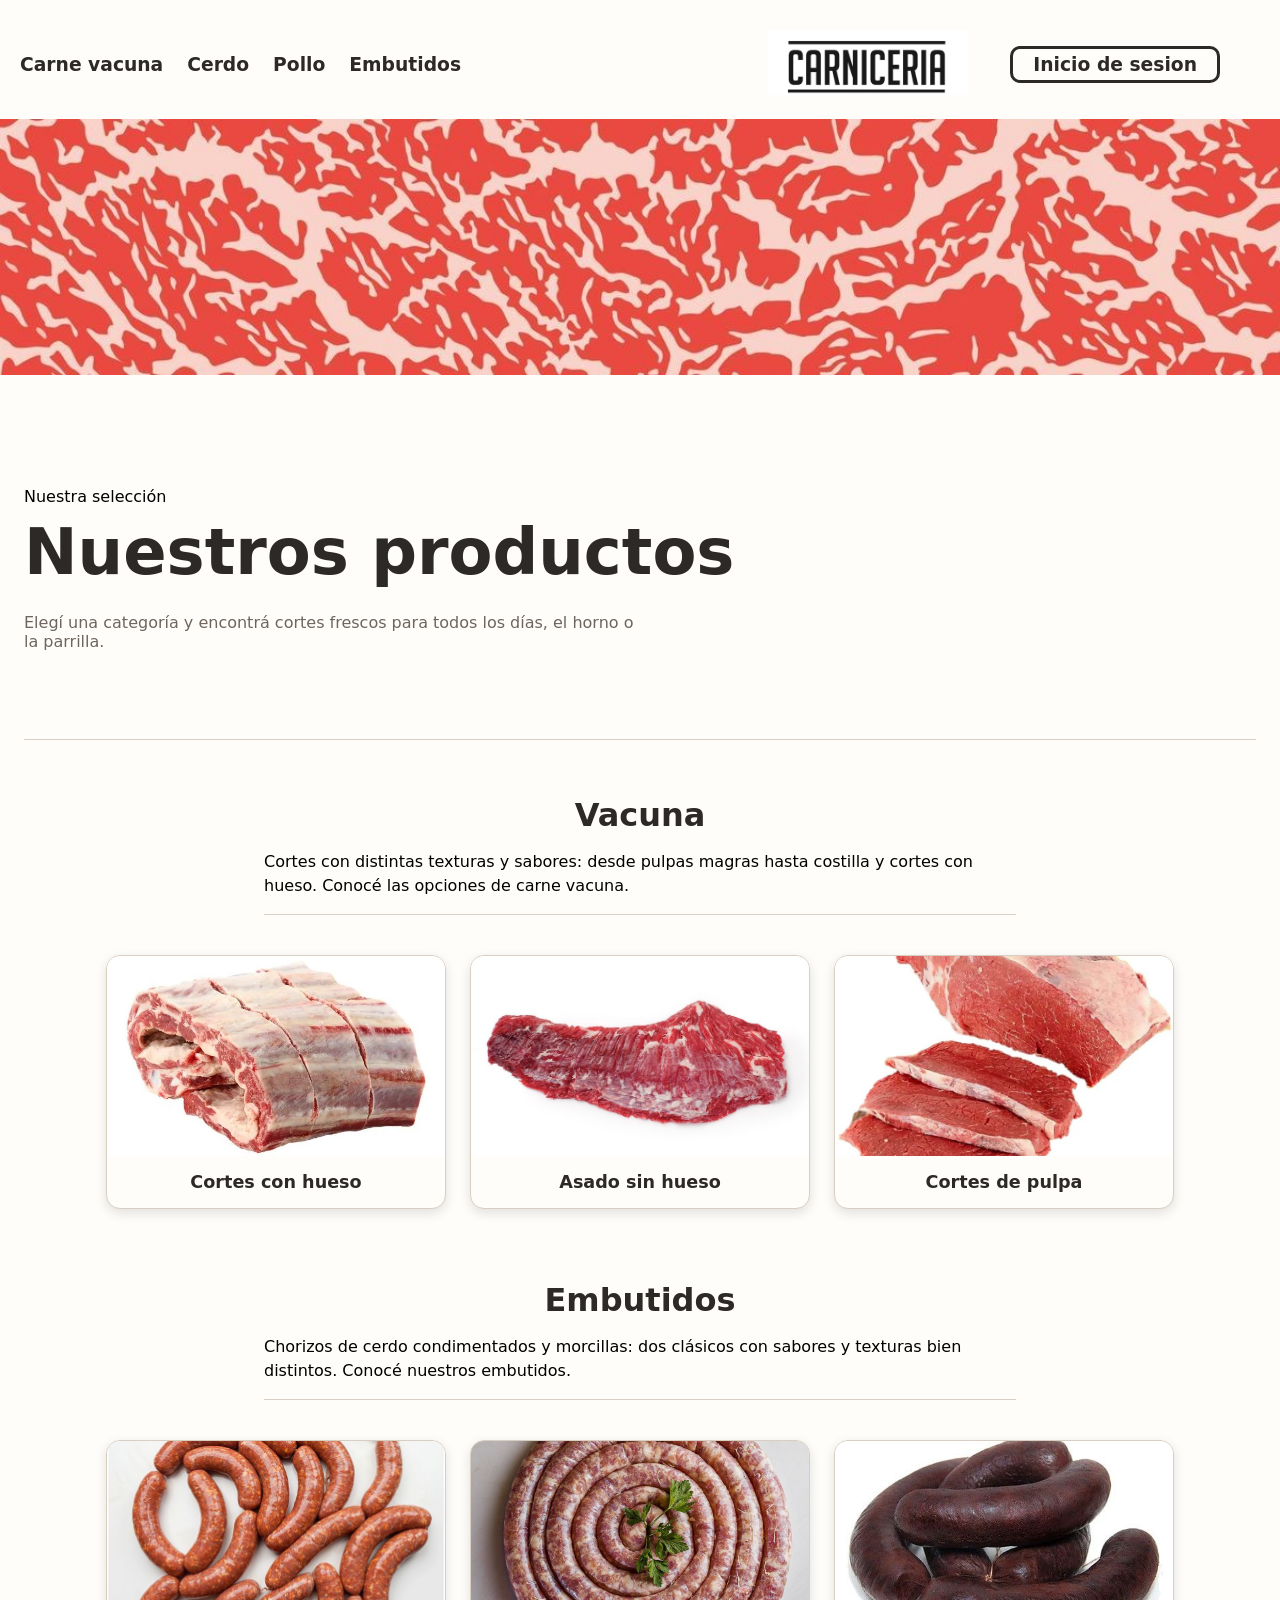
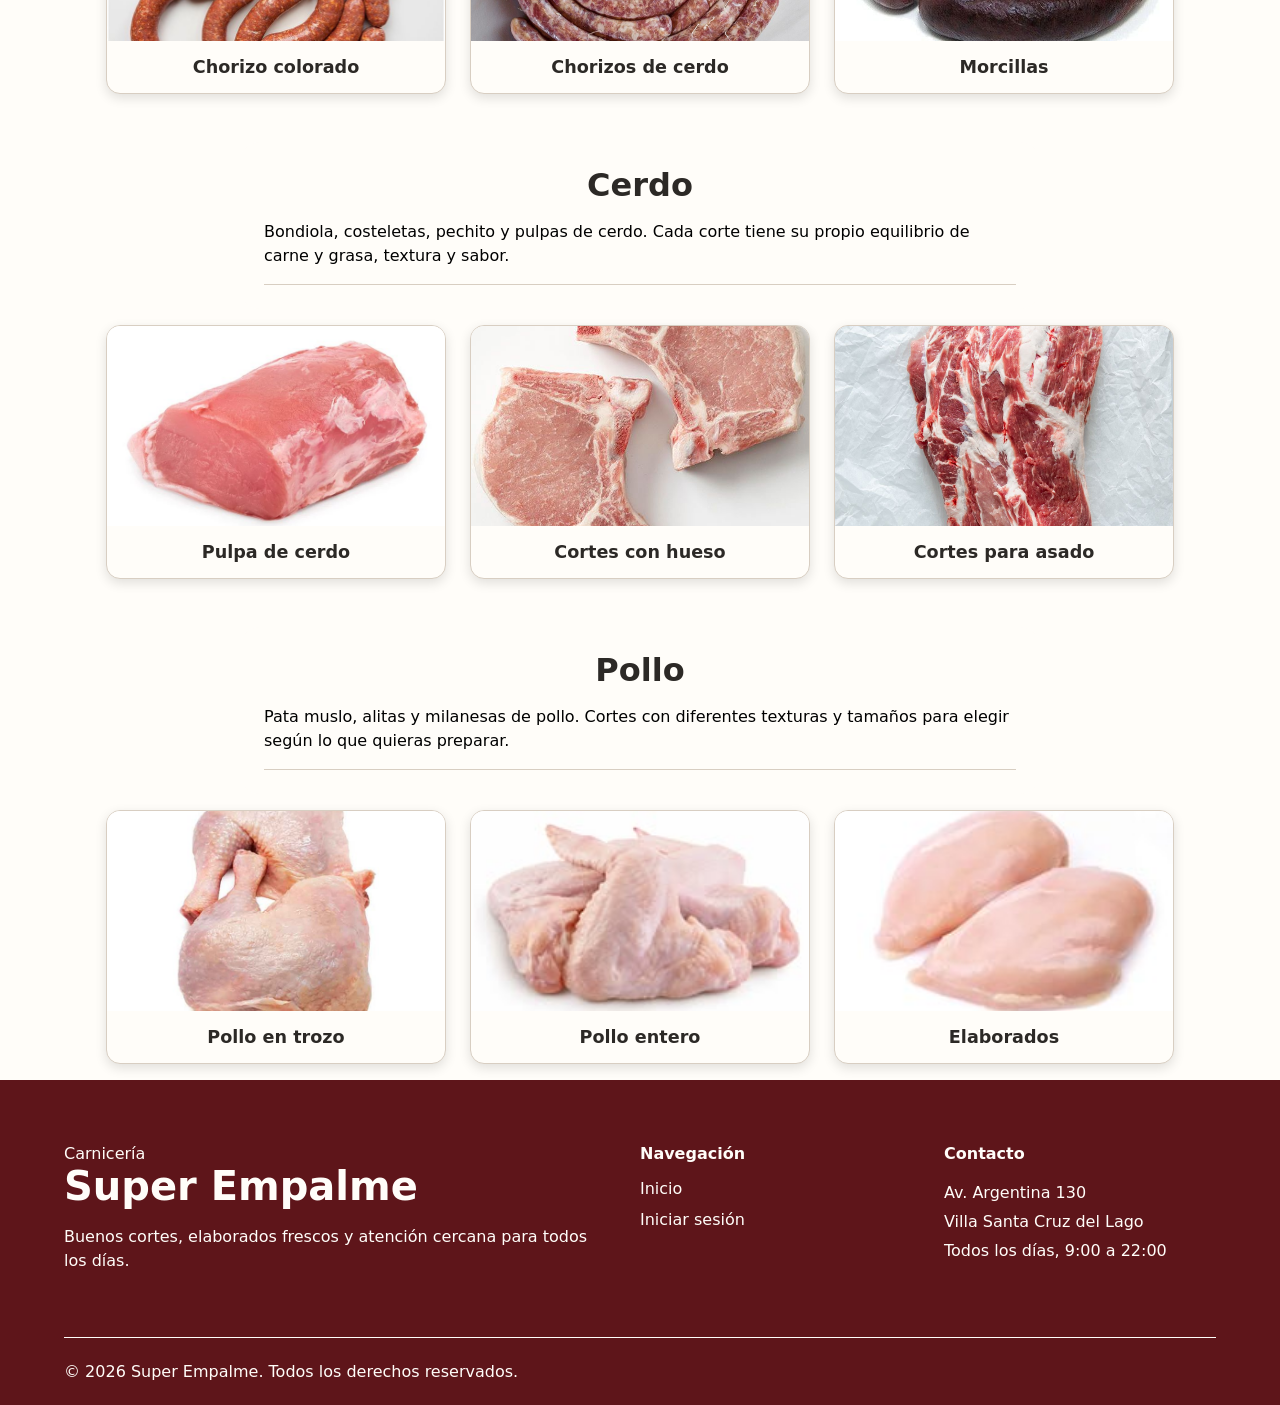
<file: index.html>
<!DOCTYPE html>
<html lang="es">
<head>
    <meta charset="UTF-8">
    <meta name="viewport" content="width=device-width, initial-scale=1.0">
    <link rel="stylesheet" href="./css/style.css">
    <title>Tienda Carniceria </title>
</head>
<body>
    <div class="grid-container">
        <header class="header_contenedor">
            <nav class="nadvar">   
                <div class="cate-nav">
                    <a class="cate-nav--a" href="./page/cat-vaca.html"><h3>Carne vacuna</h3></a>
                    <a class="cate-nav--a" href="./page/cat-cerdo.html"><h3>Cerdo</h3></a>
                    <a class="cate-nav--a" href="./page/cat-pollo.html"><h3>Pollo</h3></a>
                    <a class="cate-nav--a" href="./page/cat-elaborados.html"><h3>Embutidos</h3></a>
                </div>
                <div>
                    <a href="./index.html" class="header_a">
                        <img  class="header_logo" src="./assets/logoprueba.jpg" alt="logo de la carniceria" width="200">
                    </a>
                </div>
            <div class="style-vinculo">
            <a  class="style-vinculo--log" href="./log/log2.html"><h3>Inicio de sesion</h3></a>
            </div>
            </nav>
        </header>
    <main class="main">
    <img  class="imagen-principal" src="./assets/fondo1.jpg" alt="logo general de carne" >
        <section class="titulopr" >
            <div class="seccion">
                <p>Nuestra selección</p>
                <h2 >Nuestros productos</h2>
                <p class="p">
                Elegí una categoría y encontrá cortes frescos para todos los días,
                el horno o la parrilla.
                </p>
            </div>
        </section>

    <div class="vacuno">
        <div class="textos">
            <a class="vinculos-style" href="./page/cat-vaca.html"><h2>Vacuna</h2></a>
            <p>Cortes con distintas texturas y sabores: desde pulpas magras hasta costilla y cortes con hueso. Conocé las opciones de carne vacuna.
            </p>
        </div>

        <div class="cards">
            <div class="card-estruc"> 
                <a class="vinculos-style" href="./page/cat-vaca.html">
                    <img src="./assets/costilla.jpg" alt="costilla vacuna">
                    <h3>Cortes con hueso </h3>
                </a>
            </div>
            <div class="card-estruc"> 
                <a class="vinculos-style" href="./page/cat-vaca.html">
                    <img src="./assets/Entraña.jpg" alt="entraña vacuna">
                    <h3>Asado sin hueso </h3>
                </a>
            </div>
            <div class="card-estruc"> 
                <a class="vinculos-style" href="./page/cat-vaca.html">
                    <img src="./assets/imgvaca1.jpg" alt="Pulpa vacuna">
                    <h3>Cortes de pulpa</h3>
                </a>
            </div>
        </div>
        
    </div>
    <div class="embutidos">
        <div class="textos">
            <a class="vinculos-style" href="./page/cat-elaborados.html"><h2>Embutidos</h2></a>
            <p>Chorizos de cerdo condimentados y morcillas: dos clásicos con sabores y texturas bien distintos. Conocé nuestros embutidos.
            </p>
        </div>
        <div class="cards">
            <div class="card-estruc"> 
                <a class="vinculos-style" href="./page/cat-elaborados.html">
                    <img src="./assets/chorizos2.jpg" alt="Chorizos">
                    <h3>Chorizo colorado </h3>
                </a>
            </div>
            <div class="card-estruc"> 
                <a class="vinculos-style" href="./page/cat-elaborados.html">
                    <img src="./assets/chorizos.jpg" alt="entraña vacuna">
                    <h3>Chorizos de cerdo </h3>
                </a>
            </div>
            <div class="card-estruc"> 
                <a class="vinculos-style" href="./page/cat-elaborados.html">
                    <img src="./assets/Morcilla7.jpg" alt="Pulpa vacuna">
                    <h3>Morcillas</h3>
                </a>
            </div>
        </div>

    </div>
    <div class="cerdo">
        <div class="textos">
            <a class="vinculos-style" href="./page/cat-cerdo.html"><h2>Cerdo</h2></a>
            <p>Bondiola, costeletas, pechito y pulpas de cerdo. Cada corte tiene su propio equilibrio de carne y grasa, textura y sabor.
            </p>
        </div>
        <div class="cards">
            <div class="card-estruc"> 
                <a class="vinculos-style" href="./page/cat-cerdo.html">
                    <img src="./assets/cortecerdo1.jpg" alt="Cortes de cerdo">
                    <h3>Pulpa de cerdo </h3>
                </a>
            </div>
            <div class="card-estruc"> 
                <a class="vinculos-style" href="./page/cat-cerdo.html">
                    <img src="./assets/cortecerdo2.jpg" alt="Cortes de cerdo">
                    <h3>Cortes con hueso </h3>
                </a>
            </div>
            <div class="card-estruc"> 
                <a class="vinculos-style" href="./page/cat-cerdo.html">
                    <img src="./assets/cortecerdo3.jpg" alt="Cortes de cerdo">
                    <h3>Cortes para asado</h3>
                </a>
            </div>
        </div>
    </div>
    <div class="pollo">
        <div class="textos">
            <a class="vinculos-style" href="./page/cat-pollo.html"><h2>Pollo</h2></a>
            <p>Pata muslo, alitas y milanesas de pollo. Cortes con diferentes texturas y tamaños para elegir según lo que quieras preparar.
            </p>
        </div>
        <div class="cards">
            <div class="card-estruc"> 
                <a class="vinculos-style" href="./page/cat-pollo.html">
                    <img src="./assets/pollo1.jpg" alt="carne de pollo">
                    <h3>Pollo en trozo </h3>
                </a>
            </div>
            <div class="card-estruc"> 
                <a class="vinculos-style" href="./page/cat-pollo.html">
                    <img src="./assets/pollo2.jpg" alt="carne de pollo">
                    <h3>Pollo entero</h3>
                </a>
            </div>
            <div class="card-estruc"> 
                <a class="vinculos-style" href="./page/cat-pollo.html">
                    <img src="./assets/pollo3.jpg" alt="carne de pollo">
                    <h3>Elaborados</h3>
                </a>
            </div>
        </div>
        
    </div>
    </main>
    <footer class="footer" >
            <div class="footer__container">
                <div class="footer__brand">
                    <p >Carnicería</p>
                    <h2>Super Empalme</h2>
                    <p class="footer__description">
                        Buenos cortes, elaborados frescos y atención cercana para todos los días.
                    </p>
                </div>

                <div class="footer__column">
                    <h2>Navegación</h2>
                    <ul>
                        <li><a href="./index.html">Inicio</a></li>
                        <li><a href="./log/log2.html">Iniciar sesión</a></li>
                    </ul>
                </div>

                <div class="footer__column">
                    <h2>Contacto</h2>
                    <address>
                        Av. Argentina 130<br>
                        Villa Santa Cruz del Lago<br>
                        Todos los días, 9:00 a 22:00
                    </address>
                </div>
            </div>

            <div class="footer__bottom">
                <p>© 2026 Super Empalme. Todos los derechos reservados.</p>
            </div>
        </footer>
    </div>
</body>
</html>
</file>
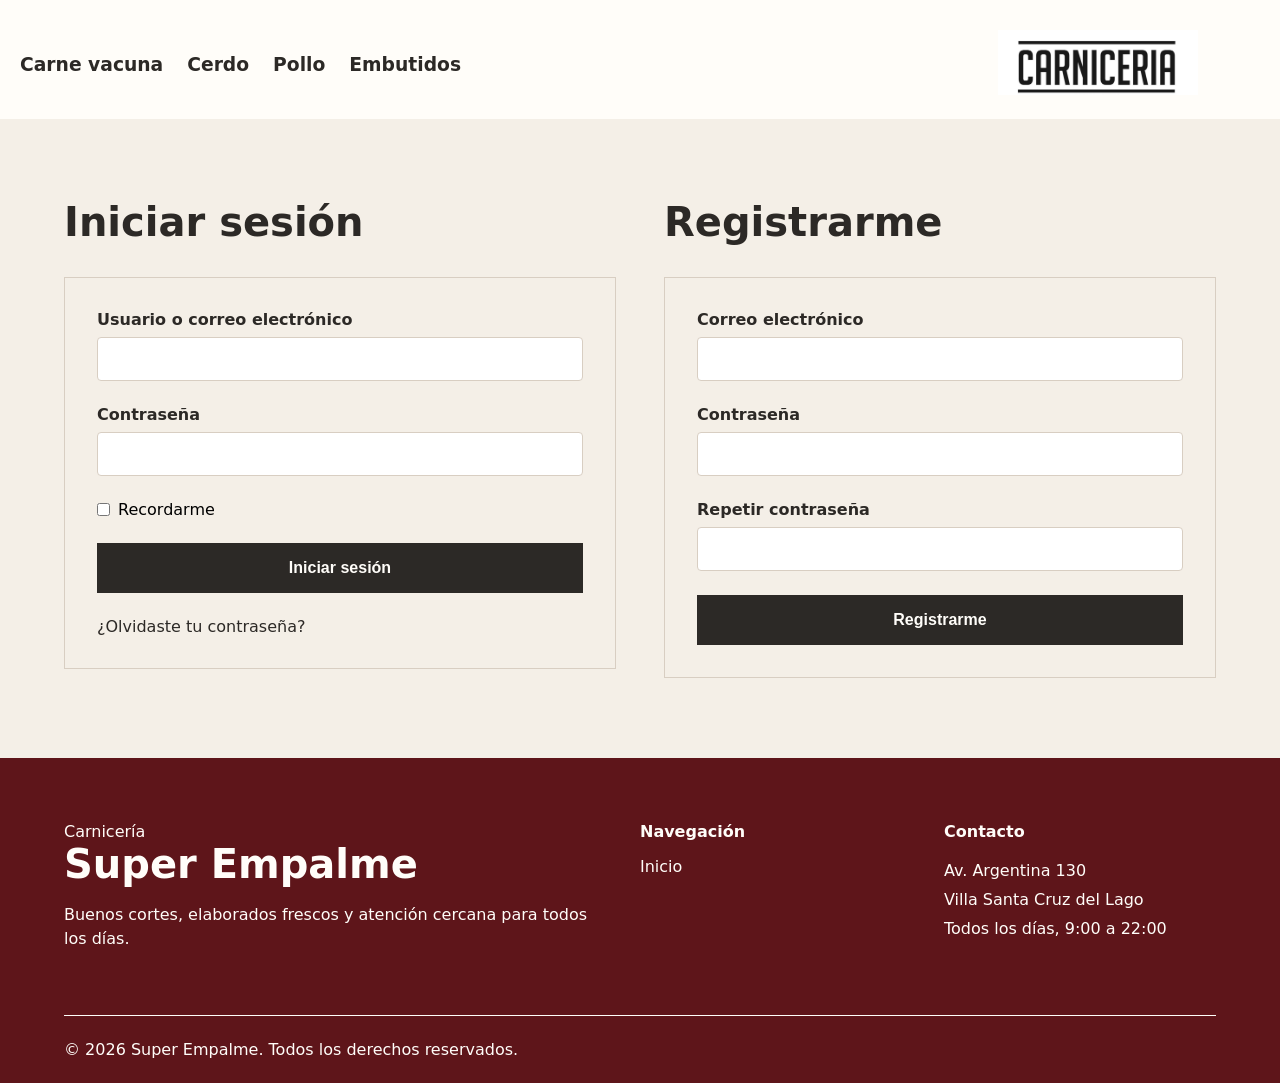
<file: log/log2.html>
<!DOCTYPE html>
<html lang="en">
<head>
    <meta charset="UTF-8">
    <meta name="viewport" content="width=device-width, initial-scale=1.0">
    <link rel="stylesheet" href="../css/style.css">
    <title>Iniciar sesion - Registrarme</title>
</head>
<body>
    <div class="grid-container">
    <header class="header_contenedor">
            <nav class="nadvar">   
                <div class="cate-nav">
                    <a class="cate-nav--a" href="../page/cat-vaca.html"><h3>Carne vacuna</h3></a>
                    <a class="cate-nav--a" href="../page/cat-cerdo.html"><h3>Cerdo</h3></a>
                    <a class="cate-nav--a" href="../page/cat-pollo.html"><h3>Pollo</h3></a>
                    <a class="cate-nav--a" href="../page/cat-elaborados.html"><h3>Embutidos</h3></a>
                </div>
                <div>
                    <a href="../index.html" class="header_a">
                        <img  class="header_logo" src="../assets/logoprueba.jpg" alt="logo de la carniceria" width="200">
                    </a>
                </div>
            <div class="style-vinculo">
                        </div>
            </nav>
    </header>
    <main class="cuenta">
        <section >
        <h1>Iniciar sesión</h1>

        <form class="formulario">
            <div class="campos">
                <label for="usuario">Usuario o correo electrónico</label>
                <input type="text" id="usuario" name="usuario">
            </div>

            <div class="campos">
                <label for="clave-login">Contraseña</label>
                <input type="password" id="clave-login" name="clave-login">
            </div>

            <label class="recordarme">
                <input type="checkbox" name="recordarme">
                Recordarme
            </label>

            <button class="boton" type="button">
                Iniciar sesión
            </button>

            <p class="labelayuda">¿Olvidaste tu contraseña?</p>
        </form>
    </section>

    <section >
        <h2>Registrarme</h2>

        <form class="formulario">
            <div class="campos">
                <label for="correo-registro">Correo electrónico</label>
                <input type="email" id="correo-registro" name="correo-registro">
            </div>

            <div class="campos">
                <label for="clave-registro">Contraseña</label>
                <input type="password" id="clave-registro" name="clave-registro">
            </div>

            <div class="campos">
                <label for="clave-registro">Repetir contraseña</label>
                <input type="password" id="clave-registro2" name="clave-registro">
            </div>

            <button class="boton" type="button">
                Registrarme
            </button>
        </form>
    </section>

    </main>
    <footer class="footer" >
            <div class="footer__container">
                <div class="footer__brand">
                    <p >Carnicería</p>
                    <h2>Super Empalme</h2>
                    <p class="footer__description">
                        Buenos cortes, elaborados frescos y atención cercana para todos los días.
                    </p>
                </div>

                <div class="footer__column">
                    <h2>Navegación</h2>
                    <ul>
                        <li><a href="../index.html">Inicio</a></li>
                        <!-- <li><a href="./log/login.html">Iniciar sesión</a></li> -->
                    </ul>
                </div>

                <div class="footer__column">
                    <h2>Contacto</h2>
                    <address>
                        Av. Argentina 130<br>
                        Villa Santa Cruz del Lago<br>
                        Todos los días, 9:00 a 22:00
                    </address>
                </div>
            </div>

            <div class="footer__bottom">
                <p>© 2026 Super Empalme. Todos los derechos reservados.</p>
            </div>
        </footer>
    </div>
</body>
</html>
</file>
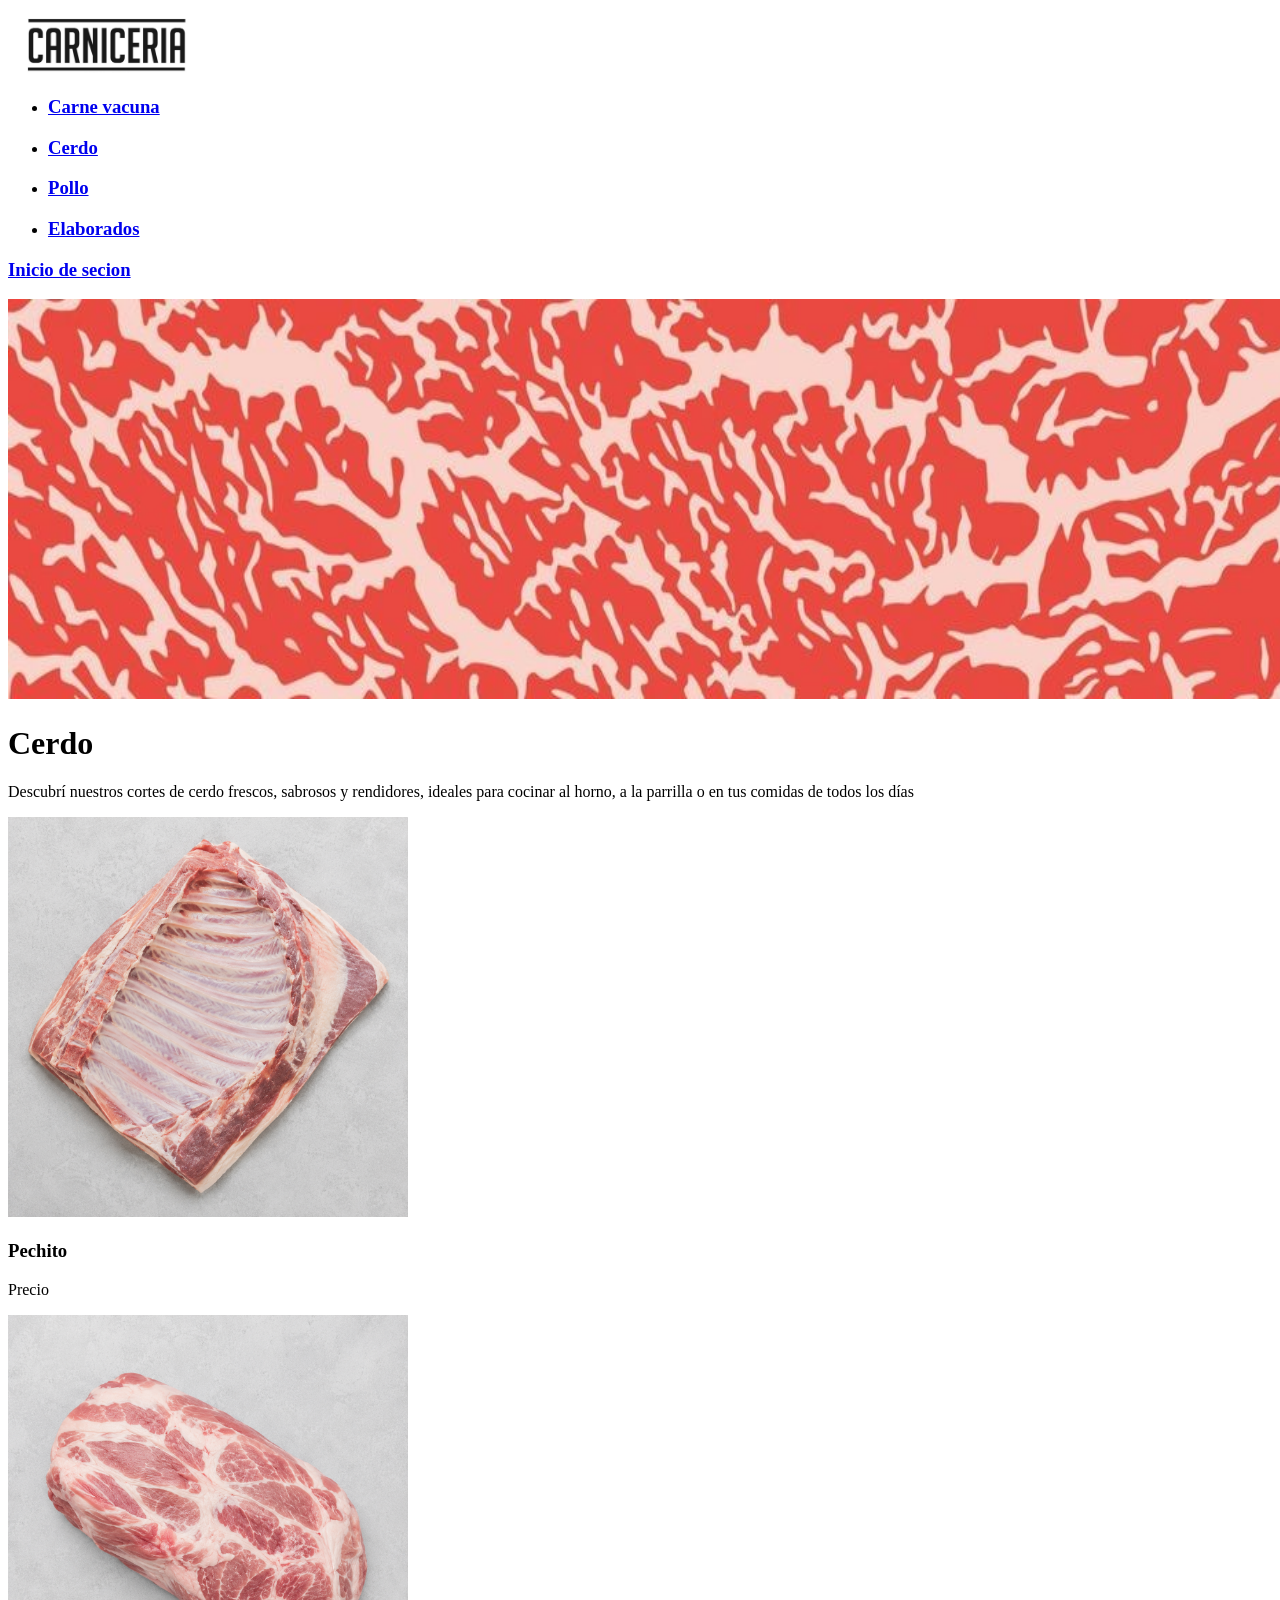
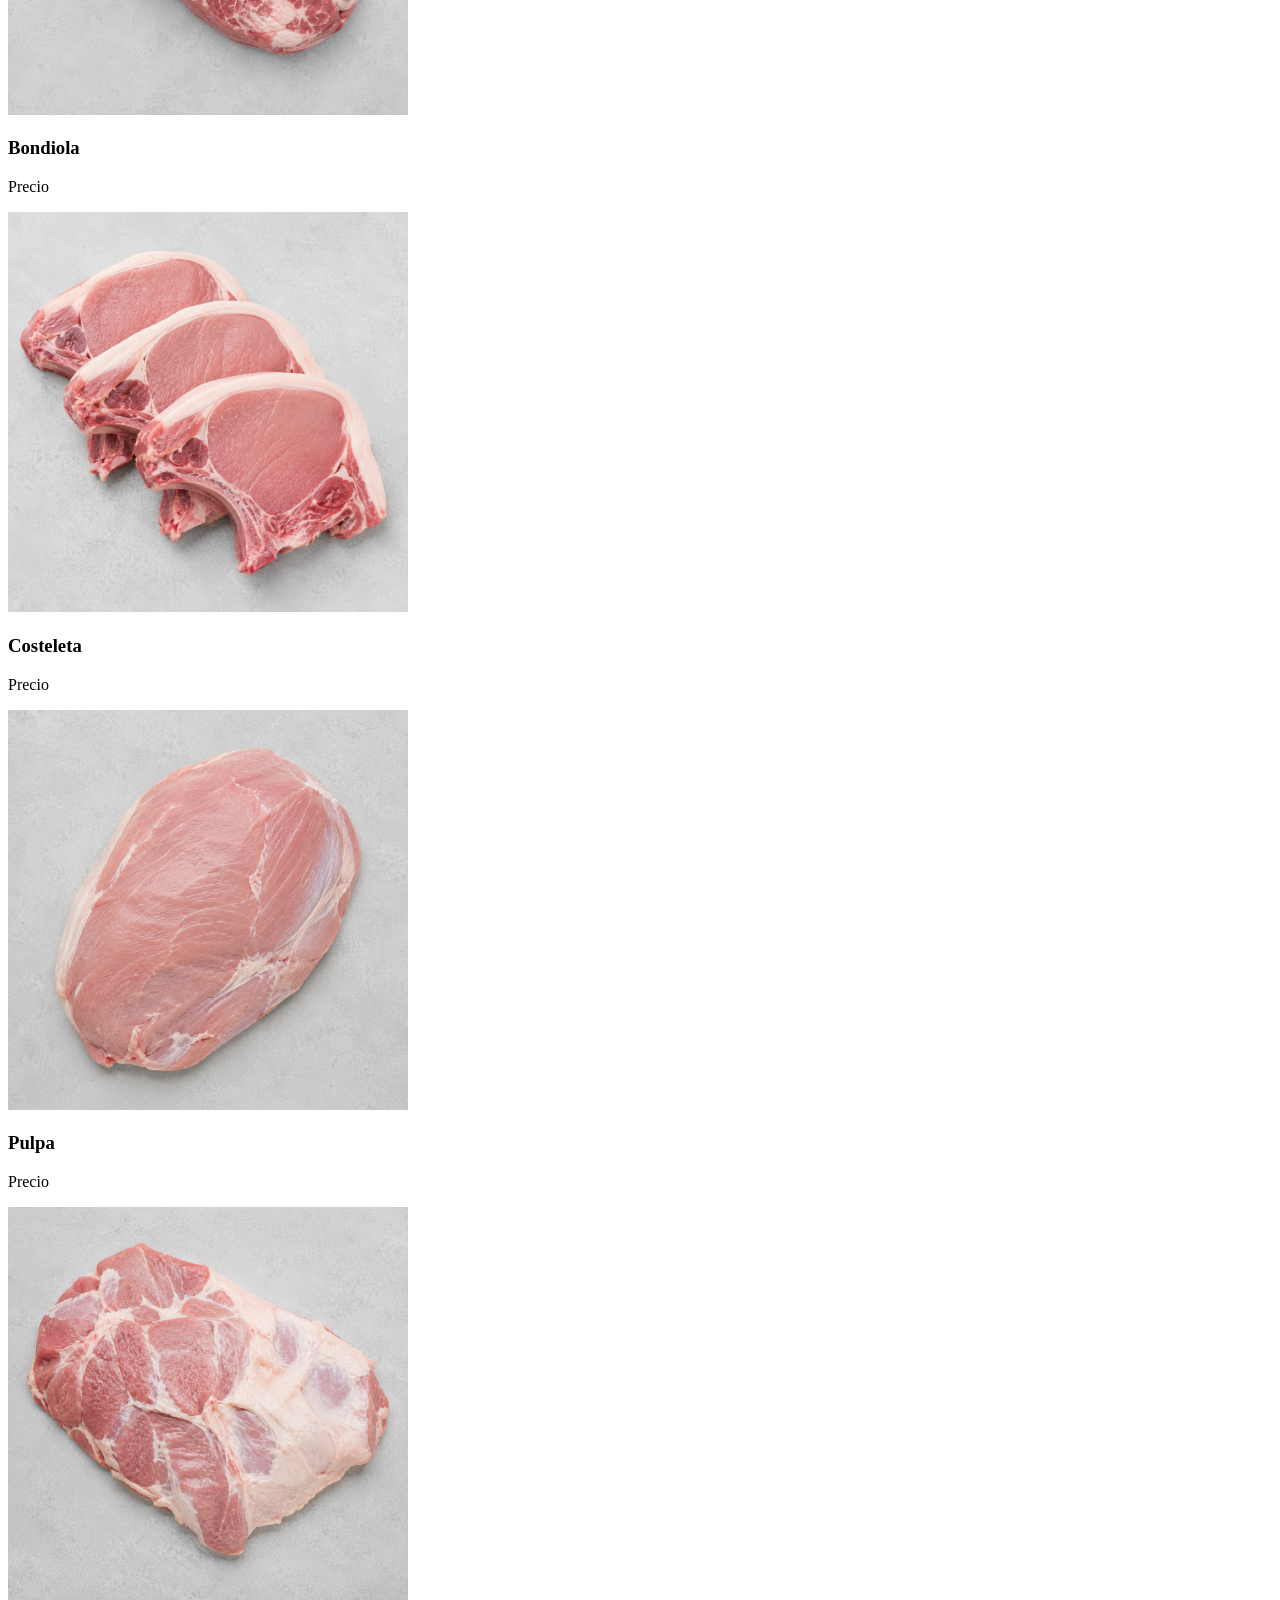
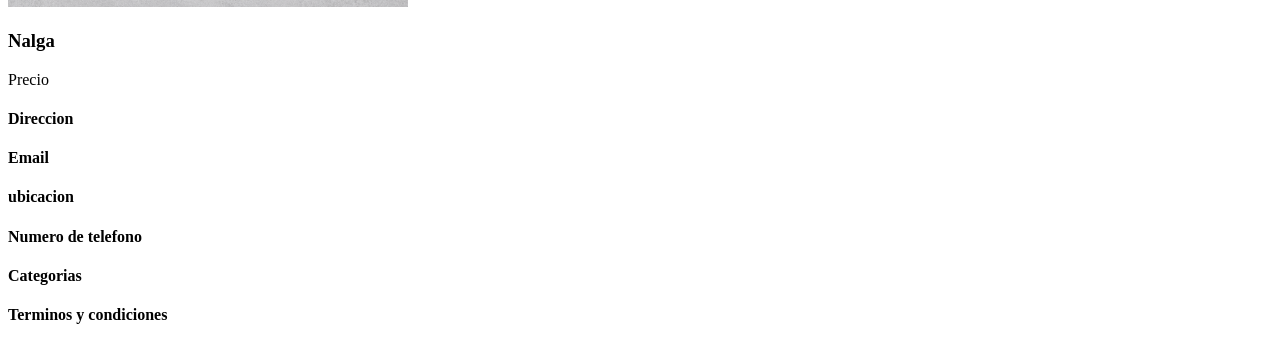
<file: pag/cat-cerdo.html>
<!DOCTYPE html>
<html lang="en">
<head>
    <meta charset="UTF-8">
    <meta name="viewport" content="width=device-width, initial-scale=1.0">
    <title>Cortes Cerdo - Tienda carniceria</title>
</head>
<body>
    <header>
    <a href="../index.html"><img src="/assets/logoprueba.jpg" alt="logo de la carniceria" width="200"></a>
    <nav>   
        <div>
            <ul>
                <li><a href="/pag/cat-vaca.html"><h3>Carne vacuna</h3></a></li>
                <li><a href="/pag/cat-cerdo.html"><h3>Cerdo</h3></a></li>
                <li><a href="/pag/cat-pollo.html"><h3>Pollo</h3></a></li>
                <li> <a href="/pag/cat-elaborados.html"><h3>Elaborados</h3></a></li>
            </ul>
        </div>
        <div>
            <a href="/log/login.html"><h3>Inicio de secion</h3></a>
        </div>
        <img src="/assets/fondo1.jpg" alt="logo general de carne" width="1650" height="400">
    </nav>
    </header>
    <main>
        <h1>Cerdo</h1>
        <p>Descubrí nuestros cortes de cerdo frescos, sabrosos y rendidores, ideales para cocinar al horno, a la parrilla o en tus comidas de todos los días</p>
        <div>
            <img src="/assets/Cortescat/pechito.png" alt="" width="400">
            <h3>Pechito</h3>
            <p>Precio</p>
            <img src="/assets/Cortescat/bondiola.png" alt="" width="400">
            <h3>Bondiola</h3>
            <p>Precio</p>
            <img src="/assets/Cortescat/costeletas.png" alt="" width="400">
            <h3>Costeleta</h3>
            <p>Precio</p>
            <img src="/assets/Cortescat/pulpa.png" alt="" width="400">
            <h3>Pulpa</h3>
            <p>Precio</p>
            <img src="/assets/Cortescat/pulpa2.png" alt="" width="400">
            <h3>Nalga</h3>
            <p>Precio</p>
        </div>
    </main>
    <footer>
        <div>
            <h4>Direccion</h4>
            <h4>Email</h4>
            <h4>ubicacion</h4>
            <h4>Numero de telefono</h4>
        </div>
        <div>
            <h4>Categorias</h4>
        </div>
        <div>
            <h4>Terminos y condiciones</h4>
        </div>
    </footer>
</body>
</html>
</file>
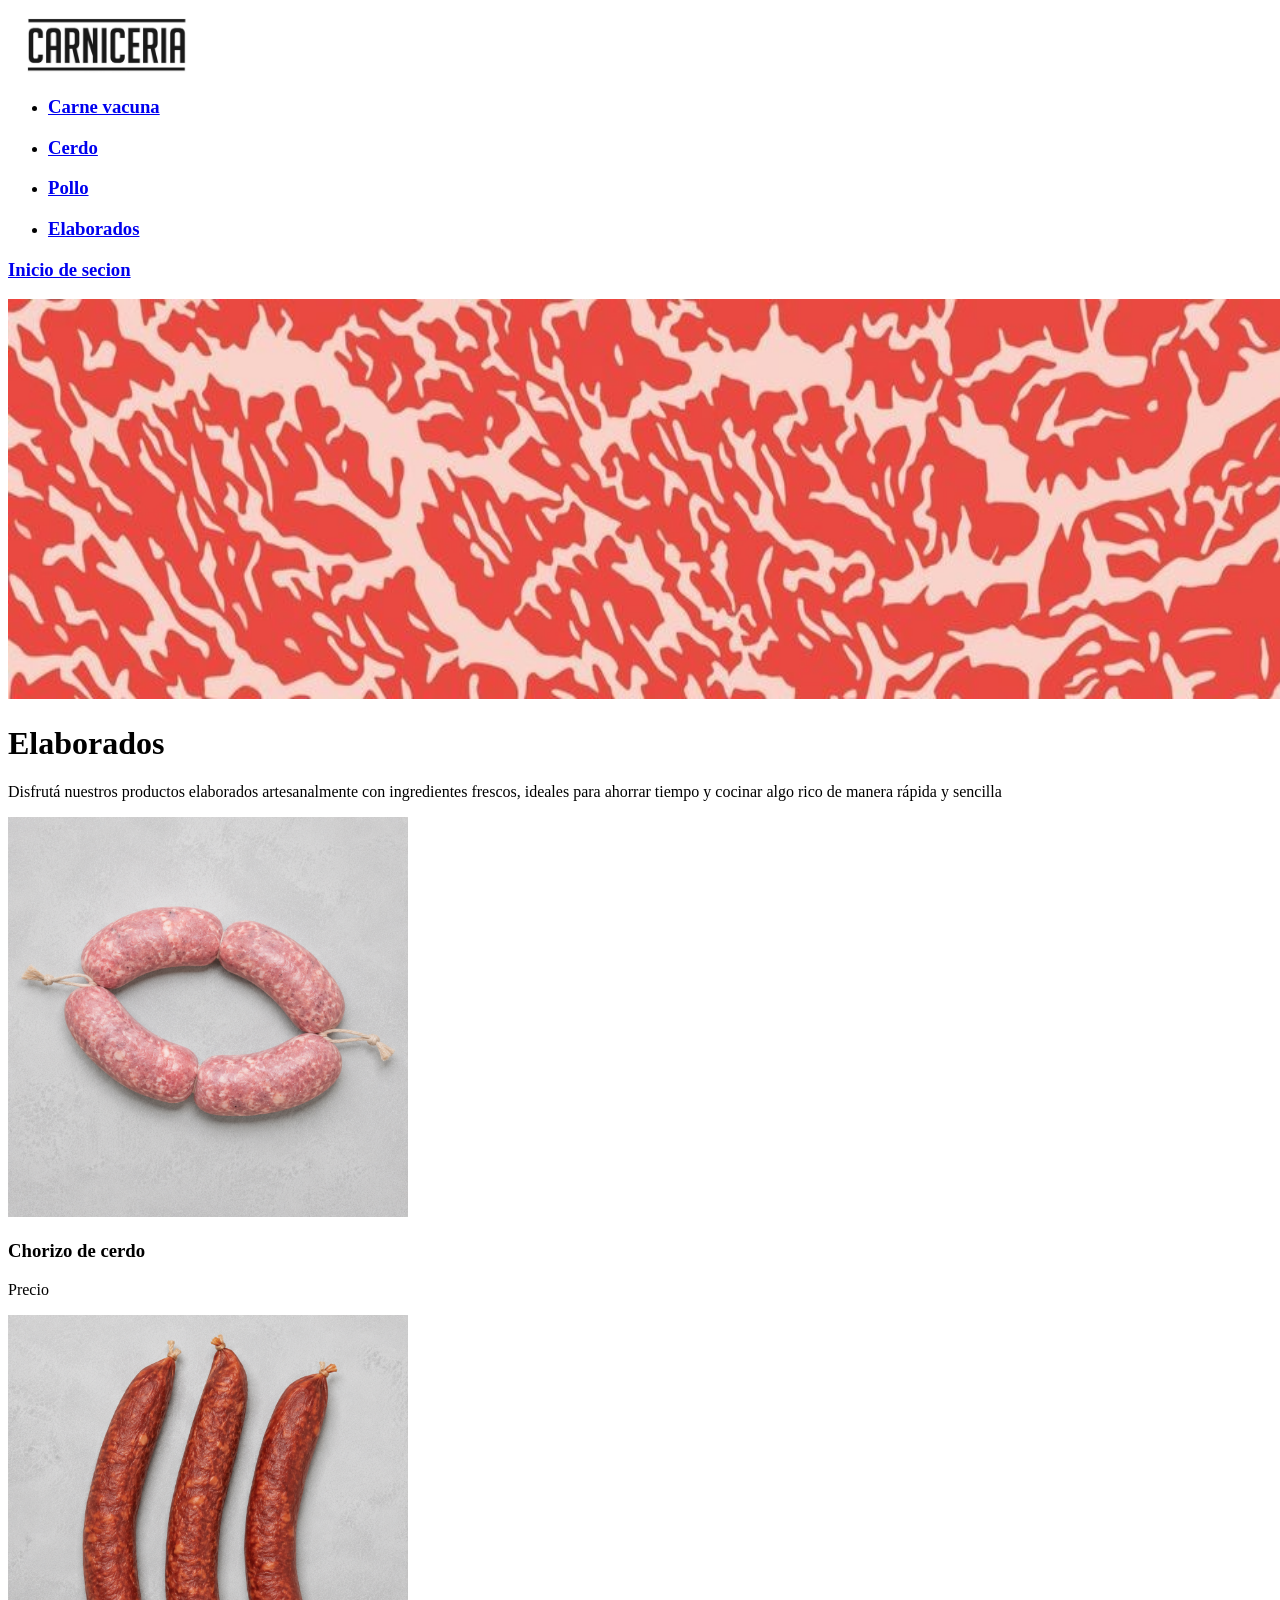
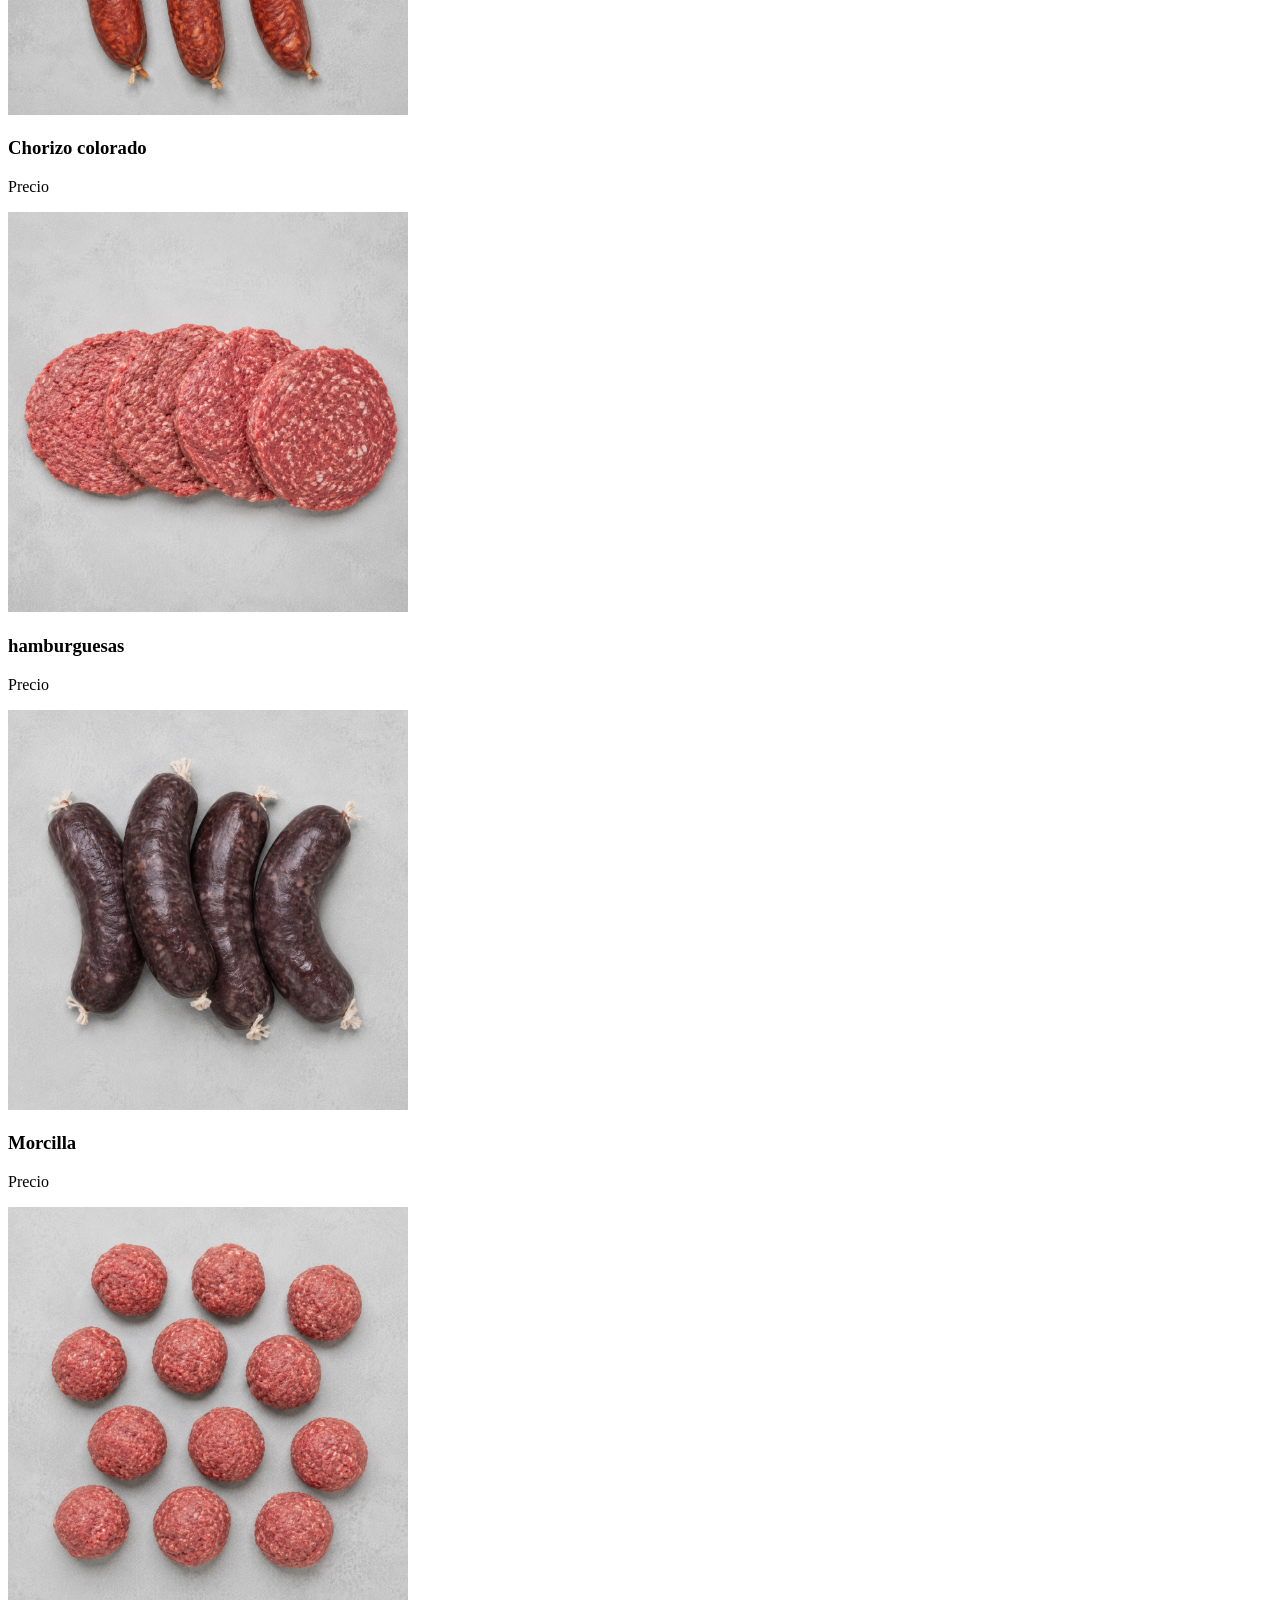
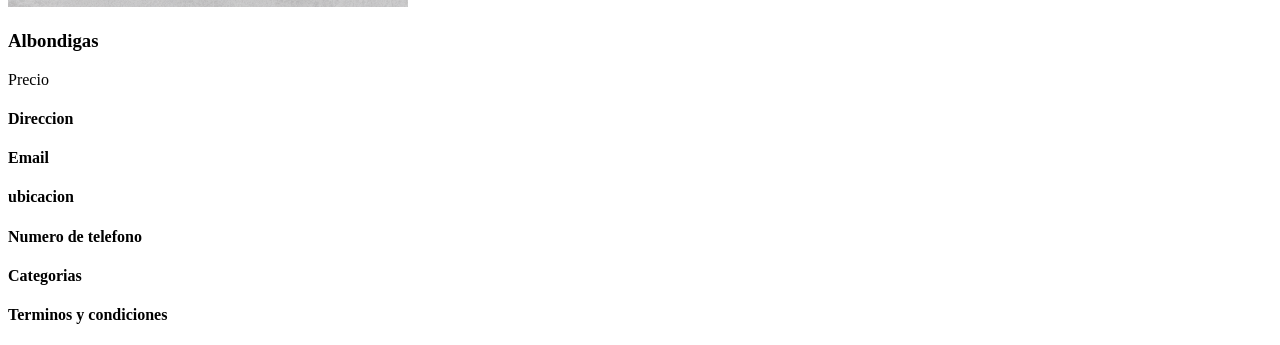
<file: pag/cat-elaborados.html>
<!DOCTYPE html>
<html lang="en">
<head>
    <meta charset="UTF-8">
    <meta name="viewport" content="width=device-width, initial-scale=1.0">
    <title>Elaborados - Tienda carniceria</title>
</head>
<body>
    <header>
    <a href="../index.html"><img src="/assets/logoprueba.jpg" alt="logo de la carniceria" width="200"></a>
    <nav>   
        <div>
            <ul>
                <li><a href="/pag/cat-vaca.html"><h3>Carne vacuna</h3></a></li>
                <li><a href="/pag/cat-cerdo.html"><h3>Cerdo</h3></a></li>
                <li><a href="/pag/cat-pollo.html"><h3>Pollo</h3></a></li>
                <li> <a href="/pag/cat-elaborados.html"><h3>Elaborados</h3></a></li>
            </ul>
        </div>
        <div>
            <a href="/log/login.html"><h3>Inicio de secion</h3></a>
        </div>
        <img src="/assets/fondo1.jpg" alt="logo general de carne" width="1650" height="400">
    </nav>
    </header>
    <main>
        <h1>Elaborados</h1>
        <p>Disfrutá nuestros productos elaborados artesanalmente con ingredientes frescos, ideales para ahorrar tiempo y cocinar algo rico de manera rápida y sencilla</p>
        <div>
            <img src="/assets/Cortescat/chorcerdo.png" alt="" width="400">
            <h3>Chorizo de cerdo</h3>
            <p>Precio</p>
            <img src="/assets/Cortescat/chorizocolo.png" alt="" width="400">
            <h3>Chorizo colorado</h3>
            <p>Precio</p>
            <img src="/assets/Cortescat/hamburgursas.png" alt="" width="400">
            <h3>hamburguesas</h3>
            <p>Precio</p>
            <img src="/assets/Cortescat/morci.png" alt="" width="400">
            <h3>Morcilla</h3>
            <p>Precio</p>
            <img src="/assets/Cortescat/albon.png" alt="" width="400">
            <h3>Albondigas</h3>
            <p>Precio</p>
        </div>
    </main>
    <footer>
        <div>
            <h4>Direccion</h4>
            <h4>Email</h4>
            <h4>ubicacion</h4>
            <h4>Numero de telefono</h4>
        </div>
        <div>
            <h4>Categorias</h4>
        </div>
        <div>
            <h4>Terminos y condiciones</h4>
        </div>
    </footer>
</body>
</html>
</file>
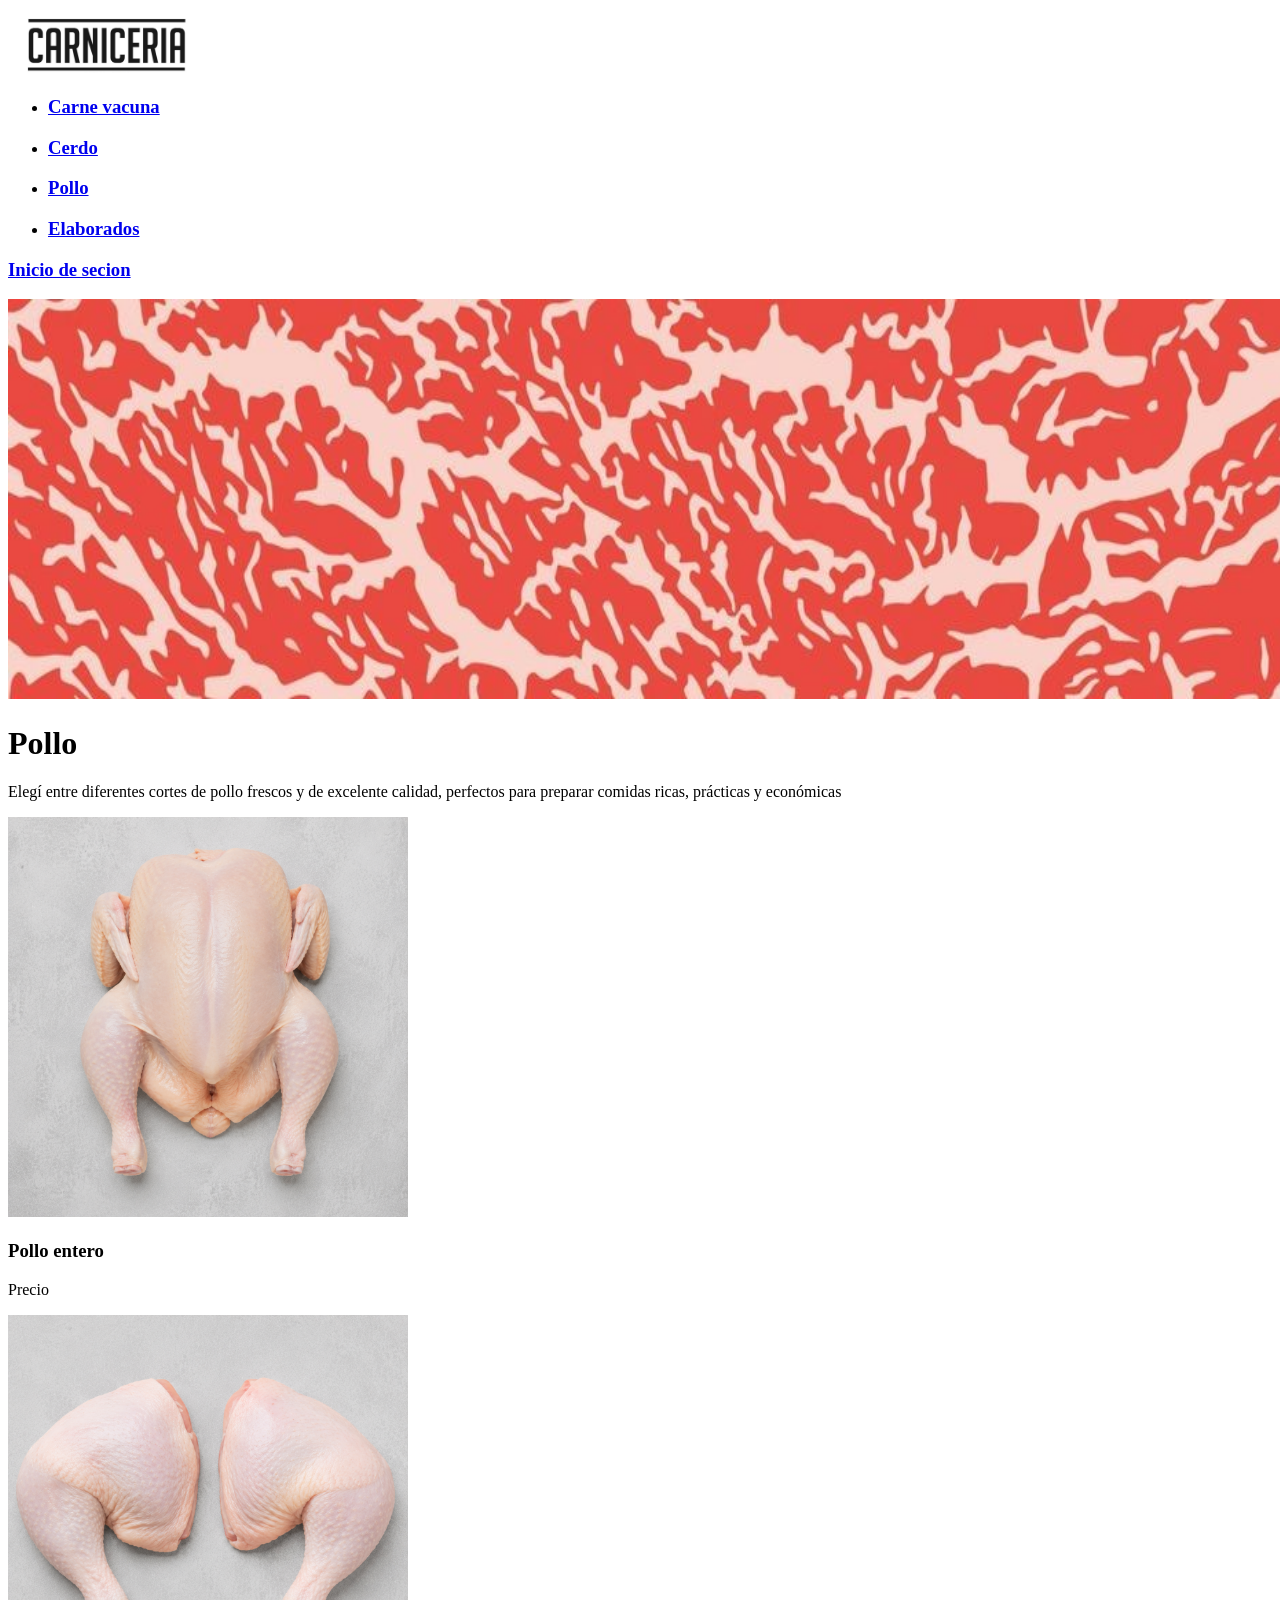
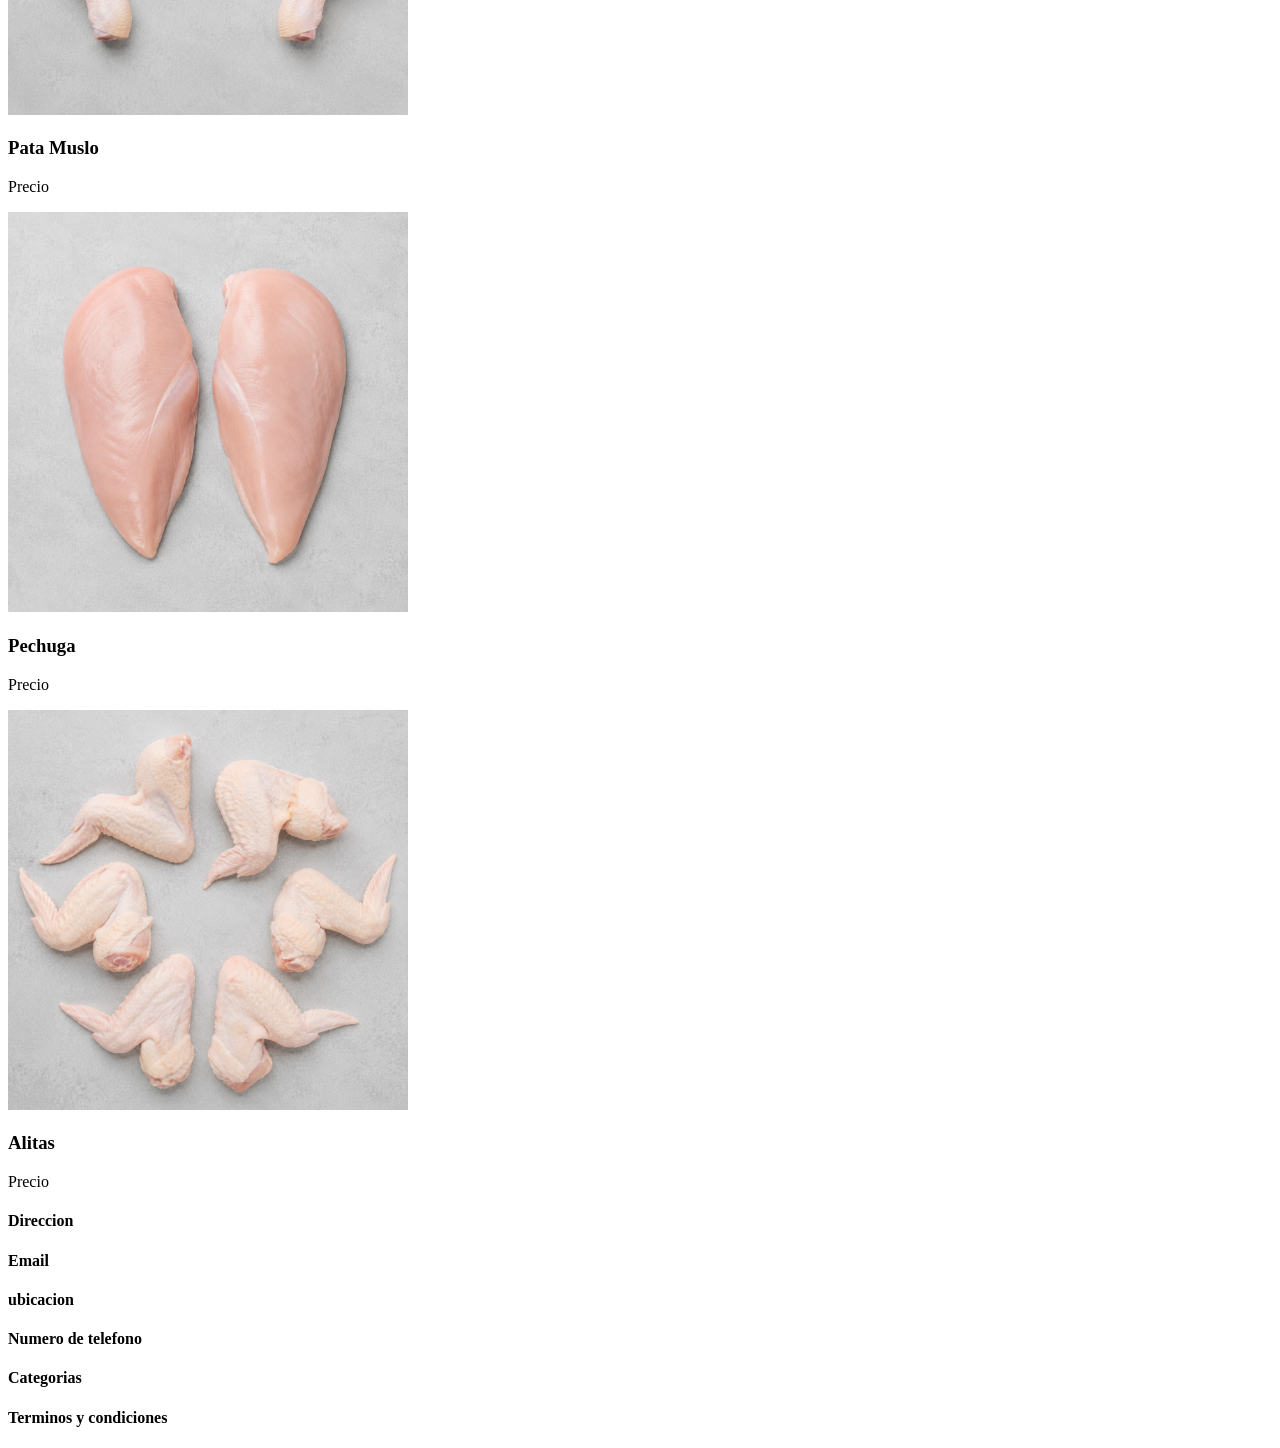
<file: pag/cat-pollo.html>
<!DOCTYPE html>
<html lang="en">
<head>
    <meta charset="UTF-8">
    <meta name="viewport" content="width=device-width, initial-scale=1.0">
    <title>Pollo - Tienda carniceria</title>
</head>
<body>
    <header>
    <a href="../index.html"><img src="/assets/logoprueba.jpg" alt="logo de la carniceria" width="200"></a>
    <nav>   
        <div>
            <ul>
                <li><a href="/pag/cat-vaca.html"><h3>Carne vacuna</h3></a></li>
                <li><a href="/pag/cat-cerdo.html"><h3>Cerdo</h3></a></li>
                <li><a href="/pag/cat-pollo.html"><h3>Pollo</h3></a></li>
                <li> <a href="/pag/cat-elaborados.html"><h3>Elaborados</h3></a></li>
            </ul>
        </div>
        <div>
            <a href="/log/login.html"><h3>Inicio de secion</h3></a>
        </div>
        <img src="/assets/fondo1.jpg" alt="logo general de carne" width="1650" height="400">
    </nav>
    </header>
    <main>
        <h1>Pollo</h1>
        <p>Elegí entre diferentes cortes de pollo frescos y de excelente calidad, perfectos para preparar comidas ricas, prácticas y económicas</p>
        <div>
            <img src="/assets/Cortescat/polloent.png" alt="" width="400">
            <h3>Pollo entero</h3>
            <p>Precio</p>
            <img src="/assets/Cortescat/patamuslo.png" alt="" width="400">
            <h3>Pata Muslo</h3>
            <p>Precio</p>
            <img src="/assets/Cortescat/pechuga.png" alt="" width="400">
            <h3>Pechuga</h3>
            <p>Precio</p>
            <img src="/assets/Cortescat/alitas.png" alt="" width="400">
            <h3>Alitas</h3>
            <p>Precio</p>
        </div>
    </main>
    <footer>
        <div>
            <h4>Direccion</h4>
            <h4>Email</h4>
            <h4>ubicacion</h4>
            <h4>Numero de telefono</h4>
        </div>
        <div>
            <h4>Categorias</h4>
        </div>
        <div>
            <h4>Terminos y condiciones</h4>
        </div>
    </footer>
</body>
</html>
</file>
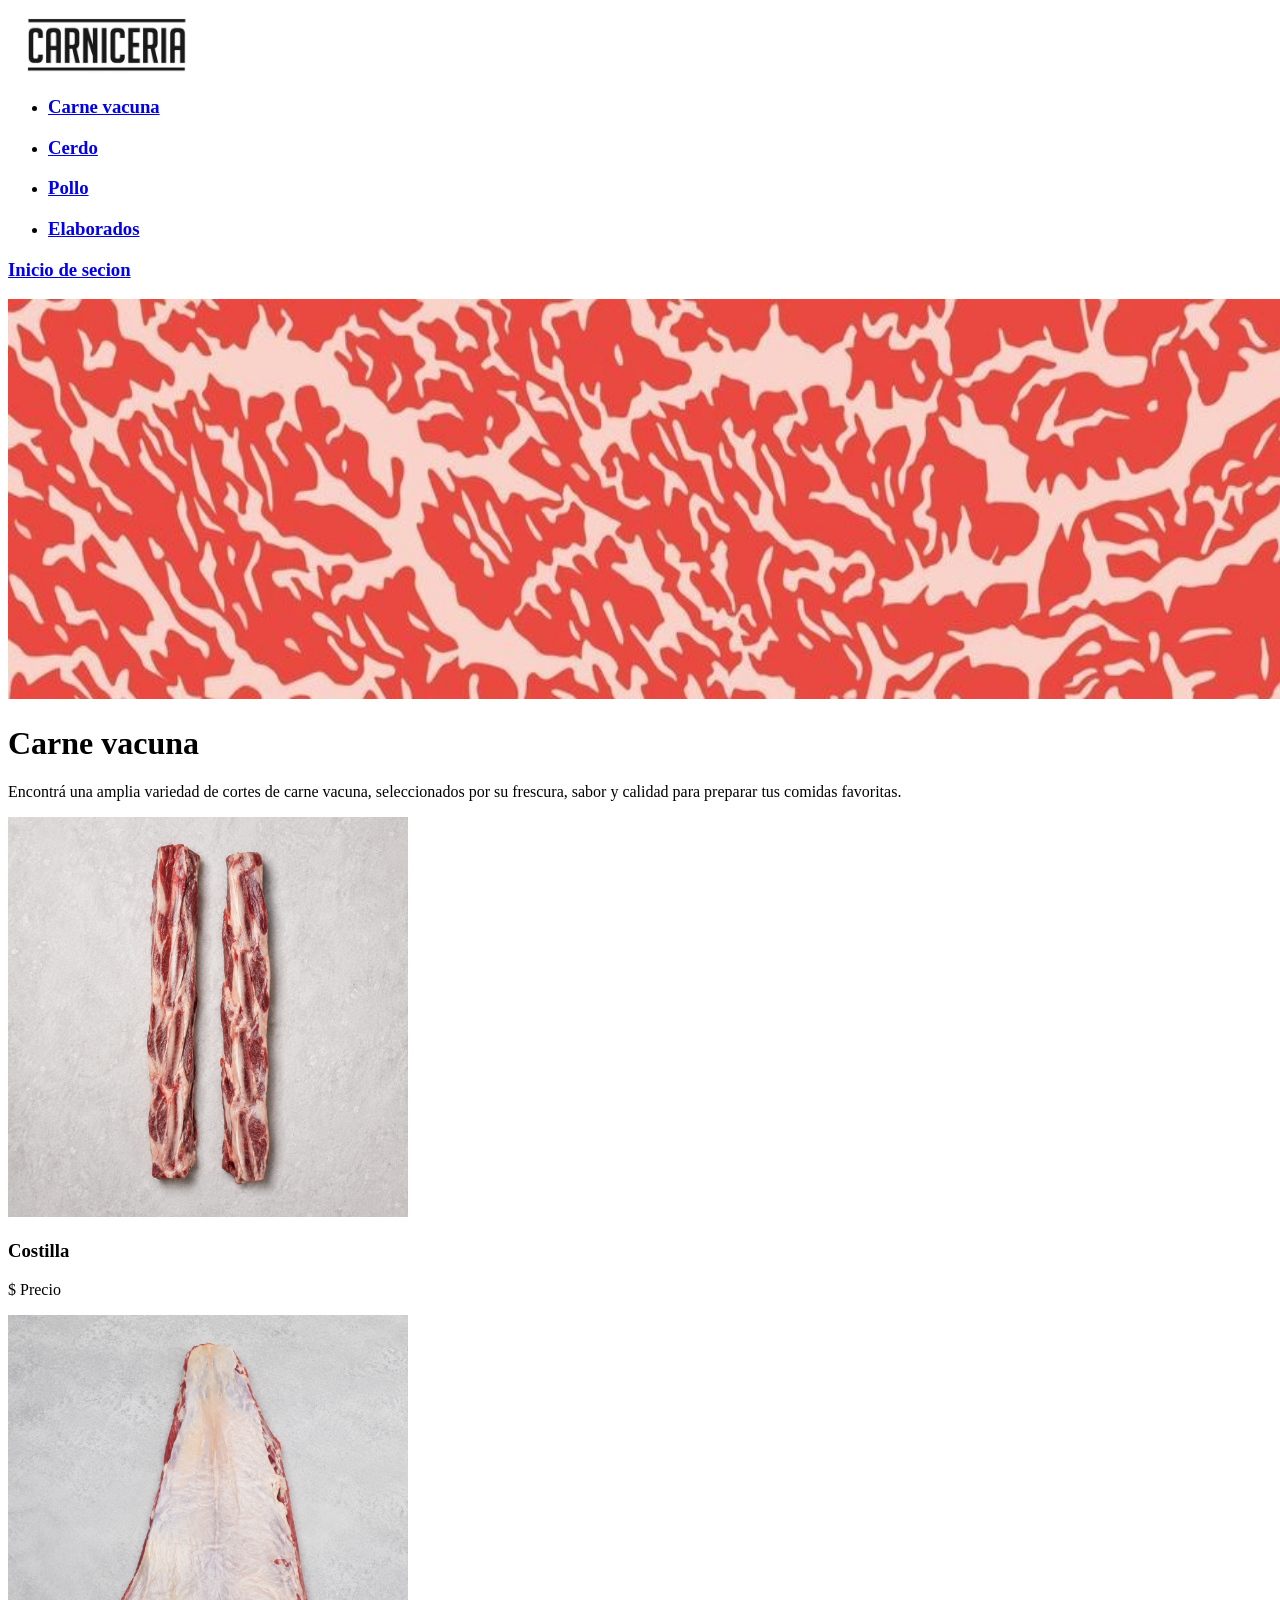
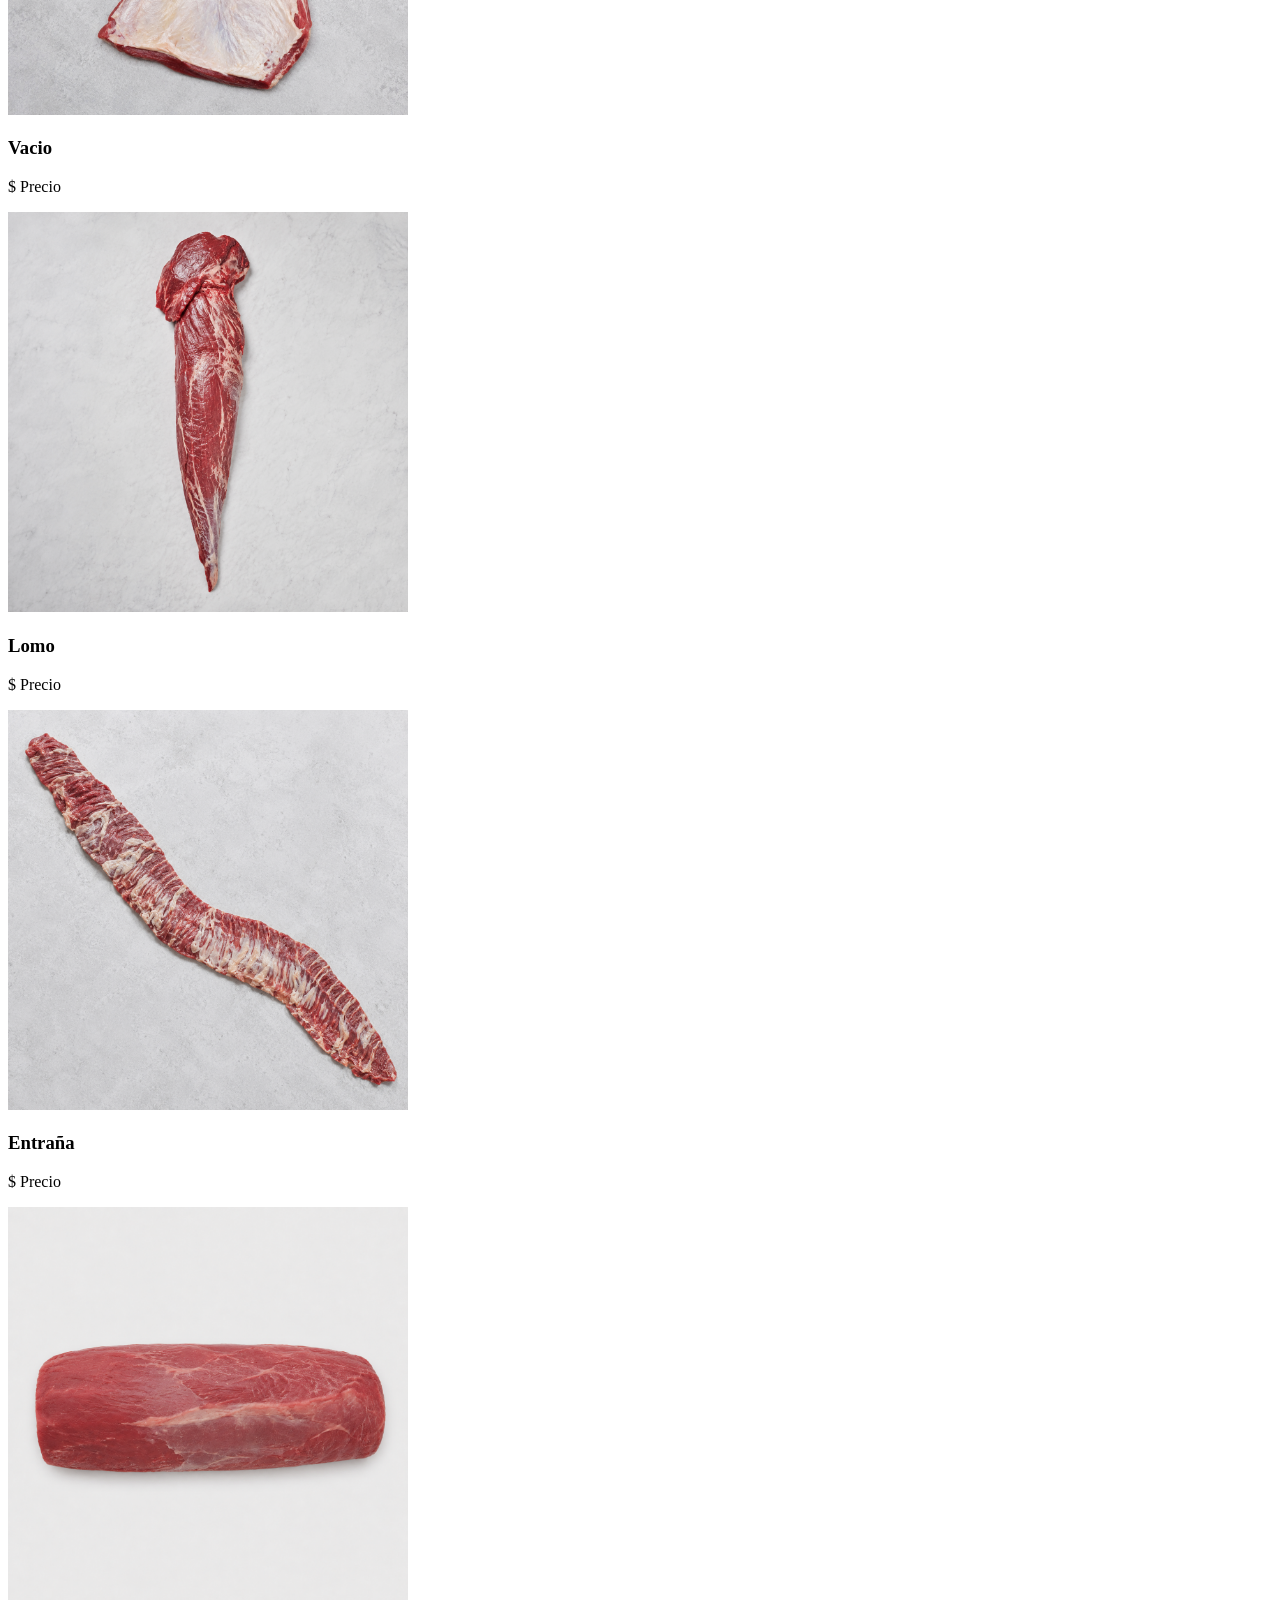
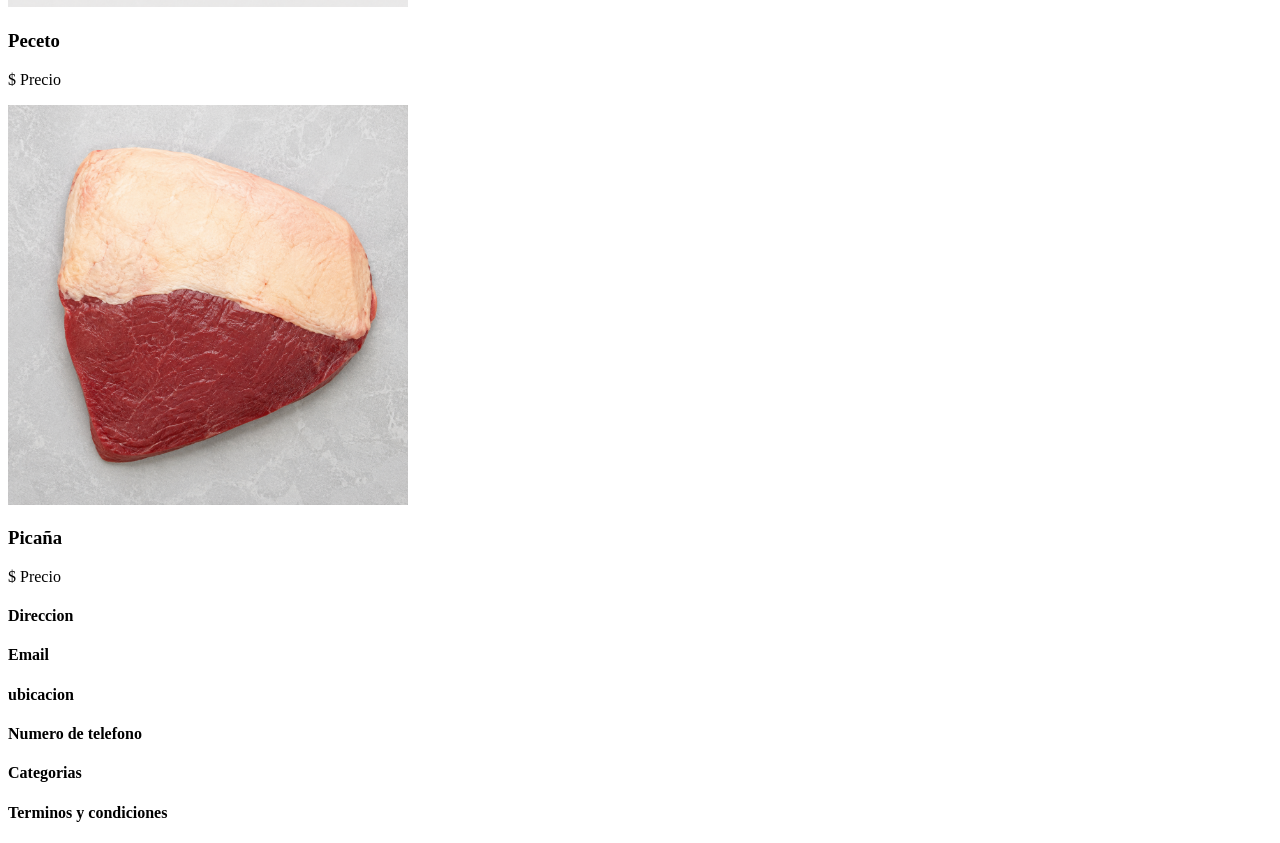
<file: pag/cat-vaca.html>
<!DOCTYPE html>
<html lang="en">
<head>
    <meta charset="UTF-8">
    <meta name="viewport" content="width=device-width, initial-scale=1.0">
    <title>Cortes vacunos - Tienda carniceria</title>
</head>
<body>
    <header>
    <a href="../index.html"><img src="/assets/logoprueba.jpg" alt="logo de la carniceria" width="200"></a>
    <nav>   
        <div>
            <ul>
                <li><a href="/pag/cat-vaca.html"><h3>Carne vacuna</h3></a></li>
                <li><a href="/pag/cat-cerdo.html"><h3>Cerdo</h3></a></li>
                <li><a href="/pag/cat-pollo.html"><h3>Pollo</h3></a></li>
                <li> <a href="/pag/cat-elaborados.html"><h3>Elaborados</h3></a></li>
            </ul>
        </div>
        <div>
            <a href="/log/login.html"><h3>Inicio de secion</h3></a>
        </div>
        <img src="/assets/fondo1.jpg" alt="logo general de carne" width="1650" height="400">
    </nav>
    </header>
    <main>
        <h1>Carne vacuna</h1>
        <p>Encontrá una amplia variedad de cortes de carne vacuna, seleccionados por su frescura, sabor y calidad para preparar tus comidas favoritas.</p>
        <div>
            <img src="/assets/Cortescat/costilla.png" alt="" width="400">
            <h3>Costilla</h3>
            <p>$ Precio</p>
            <img src="/assets/Cortescat/vacio.png" alt="" width="400">
            <h3>Vacio</h3>
            <p>$ Precio</p>
            <img src="/assets/Cortescat/lomo.png" alt="" width="400">
            <h3>Lomo</h3>
            <p>$ Precio</p>
            <img src="/assets/Cortescat/entraña.png" alt="" width="400">
            <h3>Entraña</h3>
            <p>$ Precio</p>
            <img src="/assets/Cortescat/peceto.png" alt="" width="400">
            <h3>Peceto</h3>
            <p>$ Precio</p>
            <img src="/assets/Cortescat/picaña.png" alt="" width="400">
            <h3>Picaña</h3>
            <p>$ Precio</p>
        </div>
    </main>
    <footer >
        <div>
            <h4>Direccion</h4>
            <h4>Email</h4>
            <h4>ubicacion</h4>
            <h4>Numero de telefono</h4>
        </div>
        <div>
            <h4>Categorias</h4>
        </div>
        <div>
            <h4>Terminos y condiciones</h4>
        </div>
    </footer>
</body>
</html>
</file>
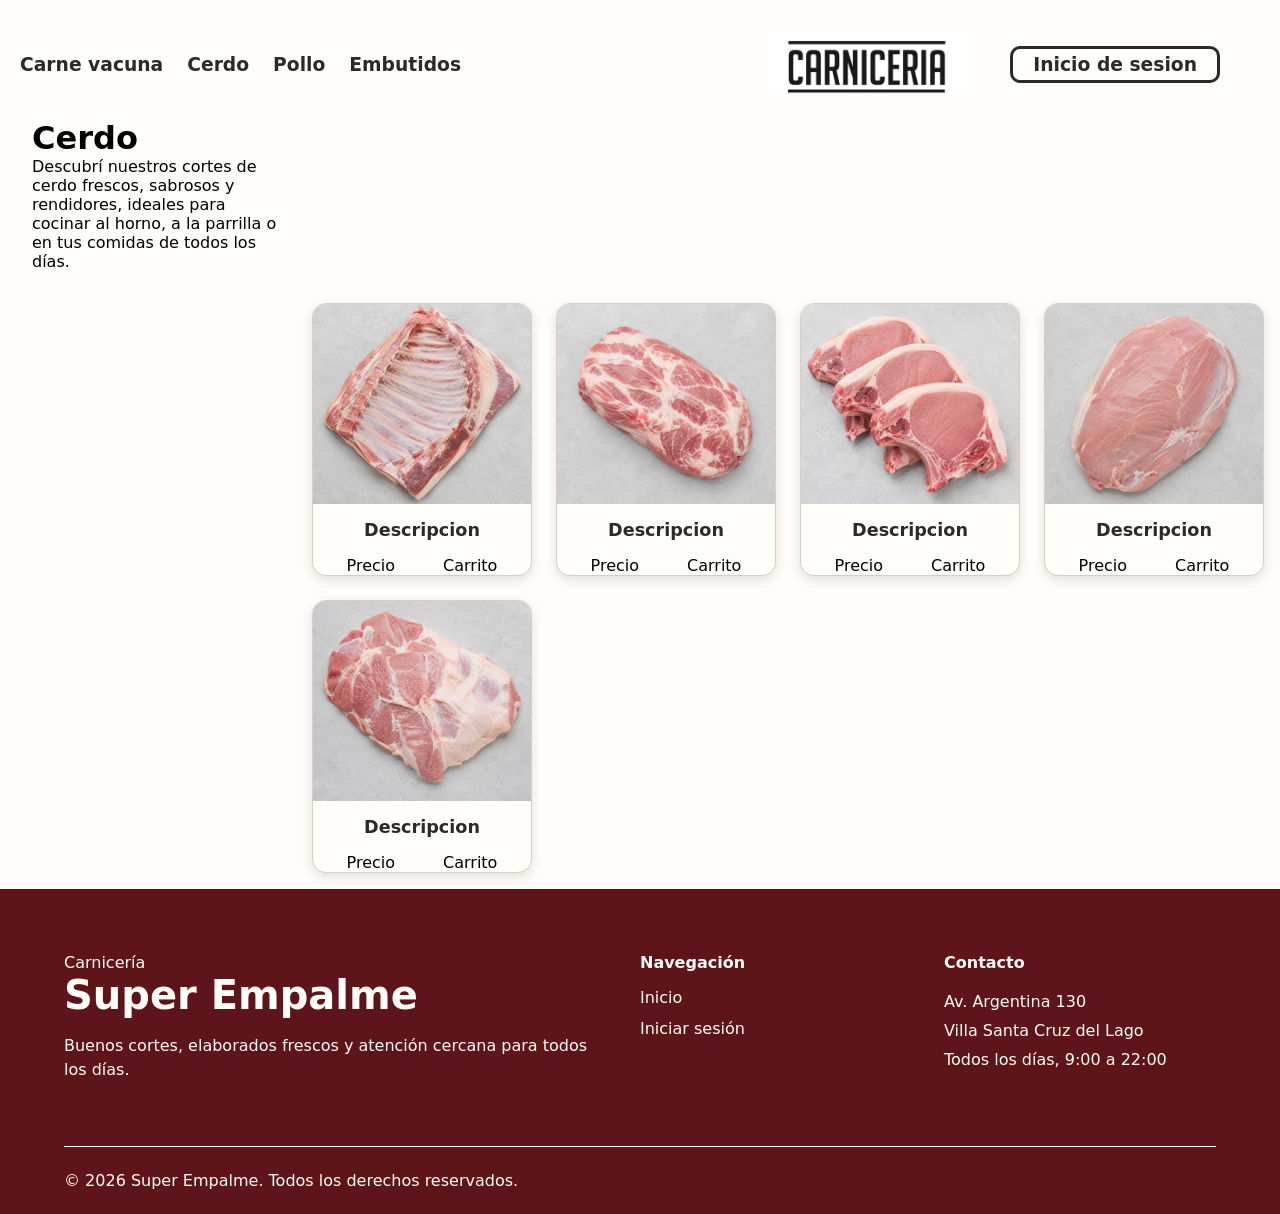
<file: page/cat-cerdo.html>
<!DOCTYPE html>
<html lang="en">
<head>
    <meta charset="UTF-8">
    <meta name="viewport" content="width=device-width, initial-scale=1.0">
    <link rel="stylesheet" href="../css/style.css">
    <title>Cortes Cerdo - Tienda carniceria</title>
</head>
<body>
    <header class="header_contenedor">
            <nav class="nadvar">   
                <div class="cate-nav">
                    <a class="cate-nav--a" href="cat-vaca.html"><h3>Carne vacuna</h3></a>
                    <a class="cate-nav--a" href="cat-cerdo.html"><h3>Cerdo</h3></a>
                    <a class="cate-nav--a" href="cat-pollo.html"><h3>Pollo</h3></a>
                    <a class="cate-nav--a" href="cat-elaborados.html"><h3>Embutidos</h3></a>
                </div>
                <div>
                    <a href="../index.html" class="header_a">
                        <img  class="header_logo" src="../assets/logoprueba.jpg" alt="logo de la carniceria" width="200">
                    </a>
                </div>
            <div class="style-vinculo">
            <a  class="style-vinculo--log" href="../log/log2.html"><h3>Inicio de sesion</h3></a>
            </div>
            </nav>
    </header>

    <main class="main-pag">
        <div class="titulo-pag">
            <h1>Cerdo</h1>
            <p>Descubrí nuestros cortes de cerdo frescos, sabrosos y rendidores, ideales para cocinar al horno, a la parrilla o en tus comidas de todos los días.</p>
        </div>
        <section class="main-descripcion">
        </section>

        <section class="main-cards">
        <div class="cards">
            <div class="card-estruc">
                <a class="vinculos-style" href="">
                    <img src="../assets/Cortescat/pechito.png" alt="cerdo">
                    <h3>Descripcion</h3>
                    <div class="card-text">
                        <p>Precio</p>
                        <p>Carrito</p>
                    </div>
                </a>
            </div>
            <div class="card-estruc">
                <a class="vinculos-style" href="">
                    <img src="../assets/Cortescat/bondiola.png" alt="cerdo">
                    <h3>Descripcion</h3>
                    <div class="card-text">
                        <p>Precio</p>
                        <p>Carrito</p>
                    </div>
                </a>
            </div>
            <div class="card-estruc">
                <a class="vinculos-style" href="">
                    <img src="../assets/Cortescat/costeletas.png" alt="cerdo">
                    <h3>Descripcion</h3>
                    <div class="card-text">
                        <p>Precio</p>
                        <p>Carrito</p>
                    </div>
                </a>
            </div>
            <div class="card-estruc">
                <a class="vinculos-style" href="">
                    <img src="../assets/Cortescat/pulpa.png" alt="cerdo">
                    <h3>Descripcion</h3>
                    <div class="card-text">
                        <p>Precio</p>
                        <p>Carrito</p>
                    </div>
                </a>
            </div>
            <div class="card-estruc">
                <a class="vinculos-style" href="">
                    <img src="../assets/Cortescat/pulpa2.png" alt="cerdo">
                    <h3>Descripcion</h3>
                    <div class="card-text">
                        <p>Precio</p>
                        <p>Carrito</p>
                    </div>
                </a>
            </div>
        </div>
        </section>
    </main>
    <footer class="footer" >
            <div class="footer__container">
                <div class="footer__brand">
                    <p >Carnicería</p>
                    <h2>Super Empalme</h2>
                    <p class="footer__description">
                        Buenos cortes, elaborados frescos y atención cercana para todos los días.
                    </p>
                </div>

                <div class="footer__column">
                    <h2>Navegación</h2>
                    <ul>
                        <li><a href="../index.html">Inicio</a></li>
                        <li><a href="../log/log2.html">Iniciar sesión</a></li>
                    </ul>
                </div>

                <div class="footer__column">
                    <h2>Contacto</h2>
                    <address>
                        Av. Argentina 130<br>
                        Villa Santa Cruz del Lago<br>
                        Todos los días, 9:00 a 22:00
                    </address>
                </div>
            </div>

            <div class="footer__bottom">
                <p>© 2026 Super Empalme. Todos los derechos reservados.</p>
            </div>
    </footer>
</body>
</html>
</file>
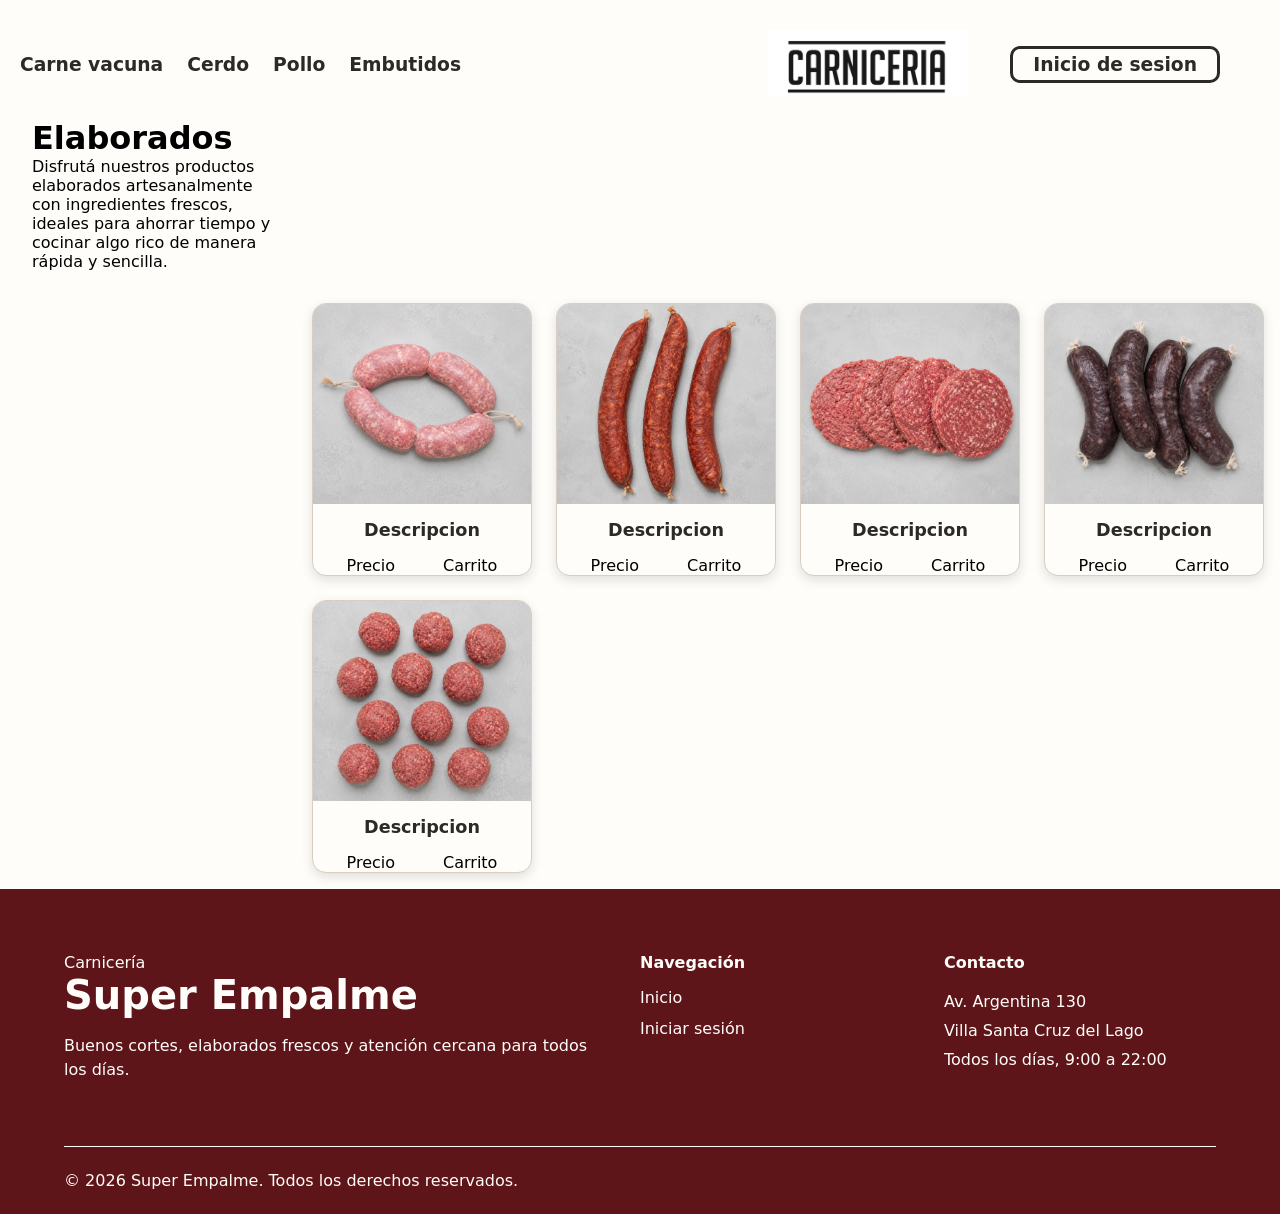
<file: page/cat-elaborados.html>
<!DOCTYPE html>
<html lang="en">
<head>
    <meta charset="UTF-8">
    <meta name="viewport" content="width=device-width, initial-scale=1.0">
    <link rel="stylesheet" href="../css/style.css">
    
    <title>Elaborados - Tienda carniceria</title>
</head>
<body>
    <header class="header_contenedor">
            <nav class="nadvar">   
                <div class="cate-nav">
                    <a class="cate-nav--a" href="cat-vaca.html"><h3>Carne vacuna</h3></a>
                    <a class="cate-nav--a" href="cat-cerdo.html"><h3>Cerdo</h3></a>
                    <a class="cate-nav--a" href="cat-pollo.html"><h3>Pollo</h3></a>
                    <a class="cate-nav--a" href="cat-elaborados.html"><h3>Embutidos</h3></a>
                </div>
                <div>
                    <a href="../index.html" class="header_a">
                        <img  class="header_logo" src="../assets/logoprueba.jpg" alt="logo de la carniceria" width="200">
                    </a>
                </div>
            <div class="style-vinculo">
            <a  class="style-vinculo--log" href="../log/log2.html"><h3>Inicio de sesion</h3></a>
            </div>
            </nav>
    </header>
    <main class="main-pag">
        <div class="titulo-pag">
            <h1>Elaborados</h1>
            <p>Disfrutá nuestros productos elaborados artesanalmente con ingredientes frescos, ideales para ahorrar tiempo y cocinar algo rico de manera rápida y sencilla.</p>
        </div>
        <section class="main-descripcion">
        </section>

        <section class="main-cards">
        <div class="cards">
            <div class="card-estruc">
                <a class="vinculos-style" href="">
                    <img src="../assets/Cortescat/chorcerdo.png" alt="Pollo">
                    <h3>Descripcion</h3>
                    <div class="card-text">
                        <p>Precio</p>
                        <p>Carrito</p>
                    </div>
                </a>
            </div>
            <div class="card-estruc">
                <a class="vinculos-style" href="">
                    <img src="../assets/Cortescat/chorizocolo.png" alt="Pollo">
                    <h3>Descripcion</h3>
                    <div class="card-text">
                        <p>Precio</p>
                        <p>Carrito</p>
                    </div>
                </a>
            </div>
            <div class="card-estruc">
                <a class="vinculos-style" href="">
                    <img src="../assets/Cortescat/hamburgursas.png" alt="Pollo">
                    <h3>Descripcion</h3>
                    <div class="card-text">
                        <p>Precio</p>
                        <p>Carrito</p>
                    </div>
                </a>
            </div>
            <div class="card-estruc">
                <a class="vinculos-style" href="">
                    <img src="../assets/Cortescat/morci.png" alt="Pollo">
                    <h3>Descripcion</h3>
                    <div class="card-text">
                        <p>Precio</p>
                        <p>Carrito</p>
                    </div>
                </a>
            </div>
            <div class="card-estruc">
                <a class="vinculos-style" href="">
                    <img src="../assets/Cortescat/albon.png" alt="Pollo">
                    <h3>Descripcion</h3>
                    <div class="card-text">
                        <p>Precio</p>
                        <p>Carrito</p>
                    </div>
                </a>
            </div>
        </div>
        </section>
    </main>
    <footer class="footer" >
            <div class="footer__container">
                <div class="footer__brand">
                    <p >Carnicería</p>
                    <h2>Super Empalme</h2>
                    <p class="footer__description">
                        Buenos cortes, elaborados frescos y atención cercana para todos los días.
                    </p>
                </div>

                <div class="footer__column">
                    <h2>Navegación</h2>
                    <ul>
                        <li><a href="../index.html">Inicio</a></li>
                        <li><a href="../log/log2.html">Iniciar sesión</a></li>
                    </ul>
                </div>

                <div class="footer__column">
                    <h2>Contacto</h2>
                    <address>
                        Av. Argentina 130<br>
                        Villa Santa Cruz del Lago<br>
                        Todos los días, 9:00 a 22:00
                    </address>
                </div>
            </div>

            <div class="footer__bottom">
                <p>© 2026 Super Empalme. Todos los derechos reservados.</p>
            </div>
    </footer>
</body>
</html>
</file>
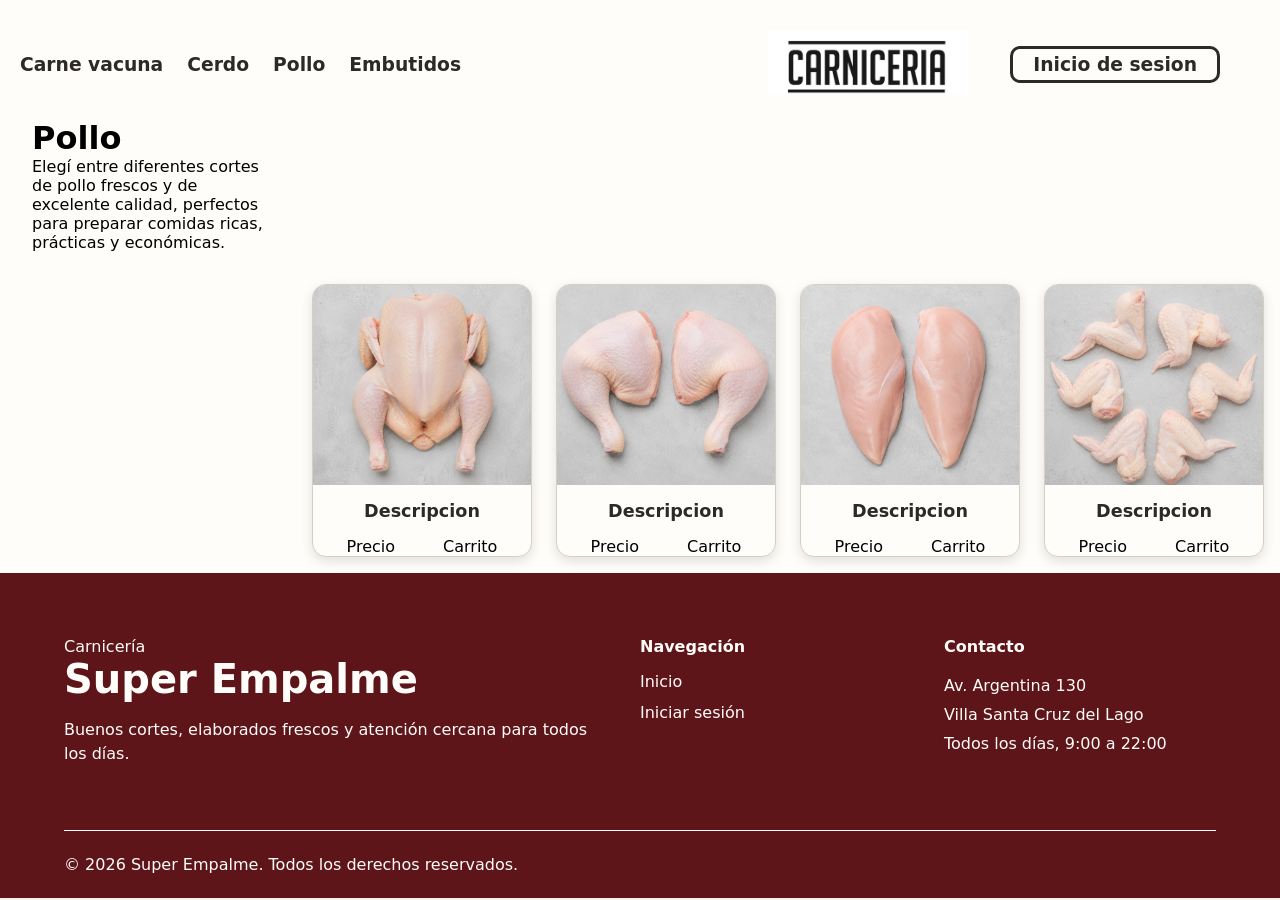
<file: page/cat-pollo.html>
<!DOCTYPE html>
<html lang="en">
<head>
    <meta charset="UTF-8">
    <meta name="viewport" content="width=device-width, initial-scale=1.0">
    <link rel="stylesheet" href="../css/style.css">
    <title>Pollo - Tienda carniceria</title>
</head>
<body>
   <header class="header_contenedor">
            <nav class="nadvar">   
                <div class="cate-nav">
                    <a class="cate-nav--a" href="cat-vaca.html"><h3>Carne vacuna</h3></a>
                    <a class="cate-nav--a" href="cat-cerdo.html"><h3>Cerdo</h3></a>
                    <a class="cate-nav--a" href="cat-pollo.html"><h3>Pollo</h3></a>
                    <a class="cate-nav--a" href="cat-elaborados.html"><h3>Embutidos</h3></a>
                </div>
                <div>
                    <a href="../index.html" class="header_a">
                        <img  class="header_logo" src="../assets/logoprueba.jpg" alt="logo de la carniceria" width="200">
                    </a>
                </div>
            <div class="style-vinculo">
            <a  class="style-vinculo--log" href="../log/log2.html"><h3>Inicio de sesion</h3></a>
            </div>
            </nav>
    </header>
    
    <main class="main-pag">
        <div class="titulo-pag">
            <h1>Pollo</h1>
            <p>Elegí entre diferentes cortes de pollo frescos y de excelente calidad, perfectos para preparar comidas ricas, prácticas y económicas.</p>
        </div>
        <section class="main-descripcion">
        </section>

        <section class="main-cards">
        <div class="cards">
            <div class="card-estruc">
                <a class="vinculos-style" href="">
                    <img src="../assets/Cortescat/polloent.png" alt="Pollo">
                    <h3>Descripcion</h3>
                    <div class="card-text">
                        <p>Precio</p>
                        <p>Carrito</p>
                    </div>
                </a>
            </div>
            <div class="card-estruc">
                <a class="vinculos-style" href="">
                    <img src="../assets/Cortescat/patamuslo.png" alt="Pollo">
                    <h3>Descripcion</h3>
                    <div class="card-text">
                        <p>Precio</p>
                        <p>Carrito</p>
                    </div>
                </a>
            </div>
            <div class="card-estruc">
                <a class="vinculos-style" href="">
                    <img src="../assets/Cortescat/pechuga.png" alt="Pollo">
                    <h3>Descripcion</h3>
                    <div class="card-text">
                        <p>Precio</p>
                        <p>Carrito</p>
                    </div>
                </a>
            </div>
            <div class="card-estruc">
                <a class="vinculos-style" href="">
                    <img src="../assets/Cortescat/alitas.png" alt="Pollo">
                    <h3>Descripcion</h3>
                    <div class="card-text">
                        <p>Precio</p>
                        <p>Carrito</p>
                    </div>
                </a>
            </div>
        </div>
        </section>
    </main>
    <footer class="footer" >
            <div class="footer__container">
                <div class="footer__brand">
                    <p >Carnicería</p>
                    <h2>Super Empalme</h2>
                    <p class="footer__description">
                        Buenos cortes, elaborados frescos y atención cercana para todos los días.
                    </p>
                </div>

                <div class="footer__column">
                    <h2>Navegación</h2>
                    <ul>
                        <li><a href="../index.html">Inicio</a></li>
                        <li><a href="../log/log2.html">Iniciar sesión</a></li>
                    </ul>
                </div>

                <div class="footer__column">
                    <h2>Contacto</h2>
                    <address>
                        Av. Argentina 130<br>
                        Villa Santa Cruz del Lago<br>
                        Todos los días, 9:00 a 22:00
                    </address>
                </div>
            </div>

            <div class="footer__bottom">
                <p>© 2026 Super Empalme. Todos los derechos reservados.</p>
            </div>
    </footer>
</body>
</html>
</file>
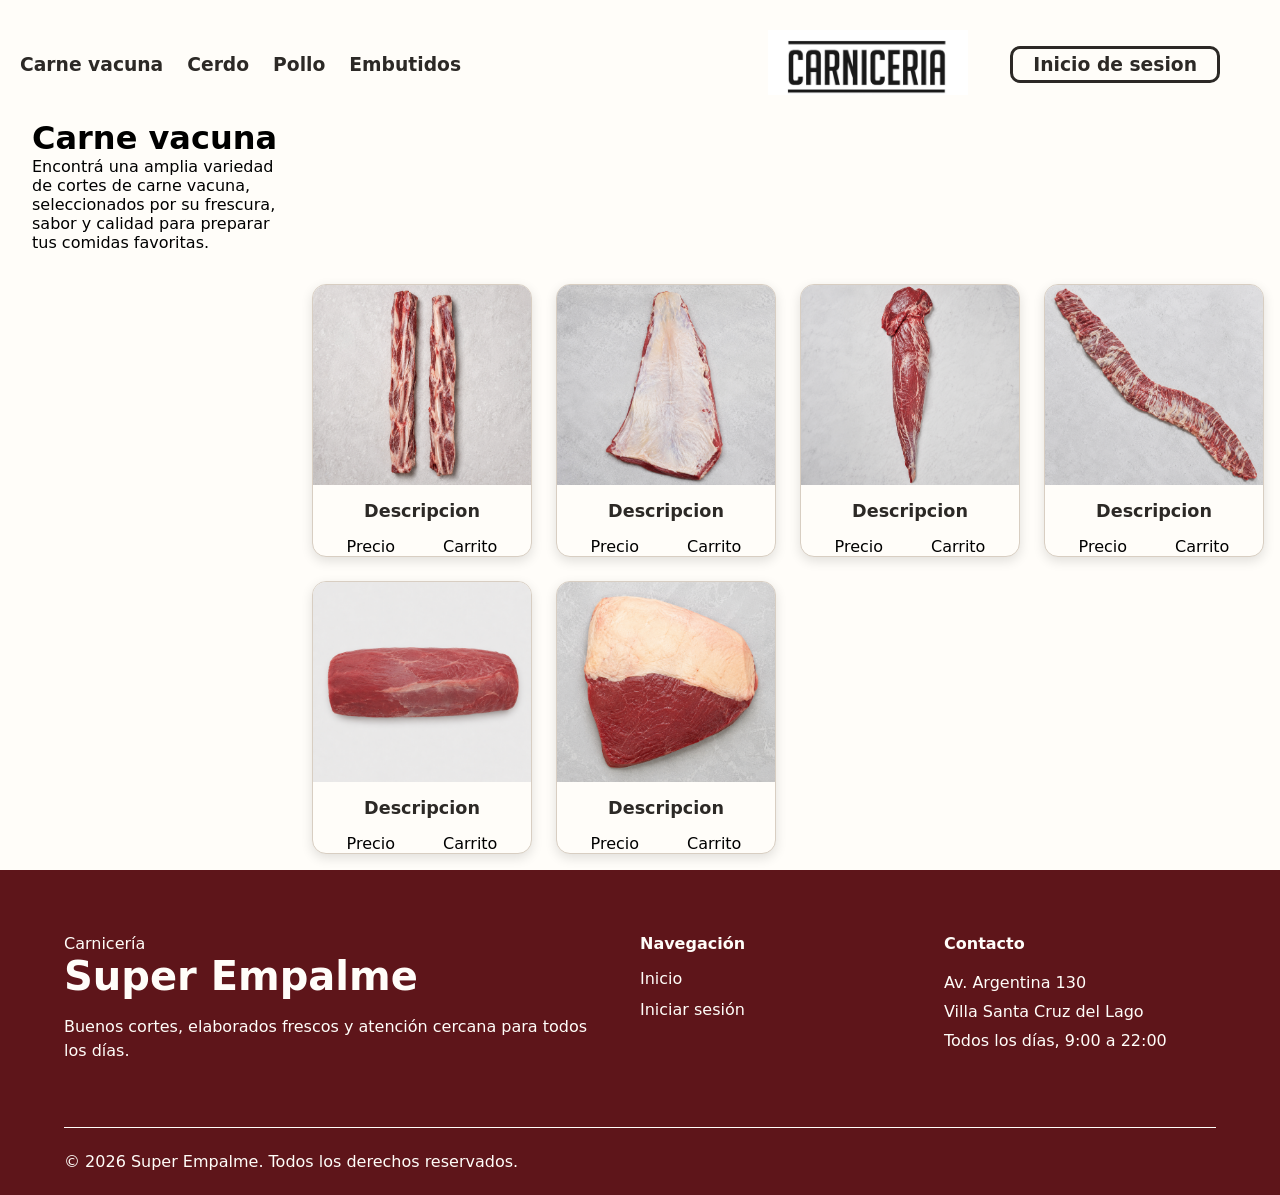
<file: page/cat-vaca.html>
<!DOCTYPE html>
<html lang="en">
<head>
    <meta charset="UTF-8">
    <meta name="viewport" content="width=device-width, initial-scale=1.0">
    <link rel="stylesheet" href="../css/style.css">
    <title>Cortes vacunos - Tienda carniceria</title>
</head>
<body class="grid-container">
    <header class="header_contenedor">
            <nav class="nadvar">   
                <div class="cate-nav">
                    <a class="cate-nav--a" href="cat-vaca.html"><h3>Carne vacuna</h3></a>
                    <a class="cate-nav--a" href="cat-cerdo.html"><h3>Cerdo</h3></a>
                    <a class="cate-nav--a" href="cat-pollo.html"><h3>Pollo</h3></a>
                    <a class="cate-nav--a" href="cat-elaborados.html"><h3>Embutidos</h3></a>
                </div>
                <div>
                    <a href="../index.html" class="header_a">
                        <img  class="header_logo" src="../assets/logoprueba.jpg" alt="logo de la carniceria" width="200">
                    </a>
                </div>
            <div class="style-vinculo">
            <a  class="style-vinculo--log" href="../log/log2.html"><h3>Inicio de sesion</h3></a>
            </div>
            </nav>
    </header>
    <main class="main-pag">
        <div class="titulo-pag">
            <h1>Carne vacuna</h1>
            <p>Encontrá una amplia variedad de cortes de carne vacuna, seleccionados por su frescura, sabor y calidad para preparar tus comidas favoritas.</p>
        </div>
       

        <section class="main-cards">
        <div class="cards">
            <div class="card-estruc">
                <a class="vinculos-style" href="">
                    <img src="../assets/Cortescat/costilla.png" alt="costilla vacuna">
                    <h3>Descripcion</h3>
                    <div class="card-text">
                        <p>Precio</p>
                        <p>Carrito</p>
                    </div>
                </a>
            </div>
            <div class="card-estruc">
                <a class="vinculos-style" href="">
                    <img src="../assets/Cortescat/vacio.png" alt="costilla vacuna">
                    <h3>Descripcion</h3>
                    <div class="card-text">
                        <p>Precio</p>
                        <p>Carrito</p>
                    </div>
                </a>
            </div>
            <div class="card-estruc">
                <a class="vinculos-style" href="">
                    <img src="../assets/Cortescat/lomo.png" alt="">
                    <h3>Descripcion</h3>
                    <div class="card-text">
                        <p>Precio</p>
                        <p>Carrito</p>
                    </div>
                </a>
            </div>
            <div class="card-estruc">
                <a class="vinculos-style" href="">
                    <img src="../assets/Cortescat/entraña.png" alt="costilla vacuna">
                    <h3>Descripcion</h3>
                    <div class="card-text">
                        <p>Precio</p>
                        <p>Carrito</p>
                    </div>
                </a>
            </div>
            <div class="card-estruc">
                <a class="vinculos-style" href="">
                    <img src="../assets/Cortescat/peceto.png" alt="costilla vacuna">
                    <h3>Descripcion</h3>
                    <div class="card-text">
                        <p>Precio</p>
                        <p>Carrito</p>
                    </div>
                </a>
            </div>
            <div class="card-estruc">
                <a class="vinculos-style" href="">
                    <img src="../assets/Cortescat/picaña.png" alt="costilla vacuna">
                    <h3>Descripcion</h3>
                    <div class="card-text">
                        <p>Precio</p>
                        <p>Carrito</p>
                    </div>
                </a>
            </div>
        </div>
        </section>
    </main>
    <footer class="footer" >
            <div class="footer__container">
                <div class="footer__brand">
                    <p >Carnicería</p>
                    <h2>Super Empalme</h2>
                    <p class="footer__description">
                        Buenos cortes, elaborados frescos y atención cercana para todos los días.
                    </p>
                </div>

                <div class="footer__column">
                    <h2>Navegación</h2>
                    <ul>
                        <li><a href="../index.html">Inicio</a></li>
                        <li><a href="../log/log2.html">Iniciar sesión</a></li>
                    </ul>
                </div>

                <div class="footer__column">
                    <h2>Contacto</h2>
                    <address>
                        Av. Argentina 130<br>
                        Villa Santa Cruz del Lago<br>
                        Todos los días, 9:00 a 22:00
                    </address>
                </div>
            </div>

            <div class="footer__bottom">
                <p>© 2026 Super Empalme. Todos los derechos reservados.</p>
            </div>
    </footer>
</body>
</html>
</file>
<file: css/style.css>
.header_contenedor {
  background-color: #fffdf9;
  grid-area: header;
  display: flex;
  flex-direction: column;
  align-items: center;
  width: 100%;
}
.header_contenedor .nadvar {
  display: flex;
  flex-direction: row;
  justify-content: space-between;
  align-items: center;
  flex-wrap: wrap;
  padding: 30px 50px 20px 20px;
  width: 100%;
  background-color: #fffdf9;
  gap: 2rem;
}
.header_contenedor .nadvar_a {
  display: block;
  width: clamp(150px, 16vw, 190px);
}
.header_contenedor .nadvar_logo {
  display: block;
  width: 100%;
  height: auto;
}
.header_contenedor .nadvar .cate-nav {
  margin-right: auto;
  display: flex;
  gap: 1.5rem;
}
.header_contenedor .nadvar .cate-nav--a {
  text-decoration: none;
  color: #2c2926;
}
.header_contenedor .nadvar .style-vinculo {
  display: flex;
}
.header_contenedor .nadvar .style-vinculo--log {
  text-decoration: none;
  color: #2c2926;
  border-color: #2c2926;
  border-style: solid;
  border-radius: 10px;
  padding: 5px 20px 5px 20px;
  margin: 10px;
}
.header_contenedor .nadvar:hover {
  background-color: #d8cec2;
}

.main {
  grid-area: main;
  display: grid;
  grid-template-areas: "image" "title" "vacuno" "embutidos" "cerdo" "pollo";
  gap: 2rem;
  background-color: #fffdf9;
}
.main .imagen-principal {
  grid-area: image;
  width: 100%;
  height: auto;
  display: flex;
}
.main .titulopr {
  grid-area: title;
  width: min(100% - 3rem, 1280px);
  margin: 0 auto;
  padding: 5rem 0;
  padding-bottom: 2.5rem;
  border-bottom: 1px solid #d8cec2;
}
.main .titulopr .seccion {
  max-width: 720px;
  margin-bottom: 3rem;
}
.main .titulopr h2 {
  margin-top: 0.55rem;
  color: #2c2926;
  font-size: 4rem;
}
.main .titulopr .p {
  max-width: 620px;
  margin-top: 1.5rem;
  color: #6d655e;
  font-size: 1rem;
}
.main .vacuno {
  grid-area: vacuno;
  padding: 0 1rem;
}
.main .vacuno .textos {
  max-width: 800px;
  margin: 0 auto;
  padding: 1.5rem;
  background-color: #fffdf9;
  border-radius: 20px;
}
.main .vacuno h2 {
  margin: 0;
  text-align: center;
  font-size: 2rem;
  color: #2c2926;
}
.main .vacuno p {
  margin: 1rem 0 0;
  font-size: 1rem;
  line-height: 1.5;
  text-align: left;
  padding-bottom: 1rem;
  border-bottom: 1px solid #d8cec2;
}
.main .embutidos {
  grid-area: embutidos;
  padding: 0 1rem;
}
.main .embutidos .textos {
  max-width: 800px;
  margin: 0 auto;
  padding: 1.5rem;
  background-color: #fffdf9;
  border-radius: 20px;
}
.main .embutidos h2 {
  margin: 0;
  text-align: center;
  font-size: 2rem;
  color: #2c2926;
}
.main .embutidos p {
  margin: 1rem 0 0;
  font-size: 1rem;
  line-height: 1.5;
  text-align: left;
  padding-bottom: 1rem;
  border-bottom: 1px solid #d8cec2;
}
.main .cerdo {
  grid-area: cerdo;
  padding: 0 1rem;
}
.main .cerdo .textos {
  max-width: 800px;
  margin: 0 auto;
  padding: 1.5rem;
  background-color: #fffdf9;
  border-radius: 20px;
}
.main .cerdo h2 {
  margin: 0;
  text-align: center;
  font-size: 2rem;
  color: #2c2926;
}
.main .cerdo p {
  margin: 1rem 0 0;
  font-size: 1rem;
  line-height: 1.5;
  text-align: left;
  padding-bottom: 1rem;
  border-bottom: 1px solid #d8cec2;
}
.main .pollo {
  grid-area: pollo;
  padding: 0 1rem;
}
.main .pollo .textos {
  max-width: 800px;
  margin: 0 auto;
  padding: 1.5rem;
  background-color: #fffdf9;
  border-radius: 20px;
}
.main .pollo h2 {
  margin: 0;
  text-align: center;
  font-size: 2rem;
  color: #2c2926;
}
.main .pollo p {
  margin: 1rem 0 0;
  font-size: 1rem;
  line-height: 1.5;
  text-align: left;
  padding-bottom: 1rem;
  border-bottom: 1px solid #d8cec2;
}
.main .vinculos-style {
  text-decoration: none;
  color: inherit;
}

.main-pag {
  grid-area: main;
  display: grid;
  grid-template-areas: "titulo titulo " "descripcion cards";
  grid-template-columns: 1fr 2fr;
  grid-template-rows: auto;
  gap: 1rem;
  background-color: #fffdf9;
}
.main-pag .main-descripcion {
  grid: descripcion;
}
.main-pag .main-cards {
  grid-area: cards;
}
.main-pag .titulo-pag {
  margin-left: 2rem;
}

.footer {
  grid-area: footer;
  background-color: #5e151a;
  color: #fffdf9;
}

.footer__container {
  width: 90%;
  max-width: 1200px;
  margin: 0 auto;
  padding: 4rem 0;
  display: grid;
  grid-template-columns: 2fr 1fr 1fr;
  gap: 2rem;
}

.footer__brand h2 {
  font-size: 2.5rem;
}

.footer__description {
  margin-top: 1rem;
  line-height: 1.5;
}

.footer__column h2 {
  margin-bottom: 1rem;
  font-size: 1rem;
}

.footer__column ul {
  list-style: none;
  padding: 0;
}

.footer__column li {
  margin-bottom: 0.75rem;
}

.footer__column a,
.footer__bottom a {
  color: #fffdf9;
  text-decoration: none;
}

.footer__bottom a:hover {
  text-decoration: underline;
}

.footer__column address {
  font-style: normal;
  line-height: 1.8;
}

.footer__bottom {
  width: 90%;
  max-width: 1200px;
  margin: 0 auto;
  padding: 1.5rem 0;
  border-top: 1px solid #fffdf9;
  display: flex;
  justify-content: space-between;
  gap: 1rem;
}

.cuenta {
  width: 90%;
  max-width: 1200px;
  margin: 0 auto;
  padding: 5rem 0;
  display: grid;
  grid-template-columns: 1fr 1fr;
  gap: 3rem;
}

.cuenta h1,
.cuenta h2 {
  margin-bottom: 2rem;
  color: #2c2926;
  font-size: 2.5rem;
}

.formulario {
  padding: 2rem;
  border: 1px solid #d8cec2;
}

.campos {
  margin-bottom: 1.5rem;
}

.campos label {
  display: block;
  margin-bottom: 0.5rem;
  color: #2c2926;
  font-weight: bold;
}

.campos input {
  box-sizing: border-box;
  width: 100%;
  padding: 0.75rem;
  border: 1px solid #d8cec2;
  border-radius: 4px;
  font-size: 1rem;
}

.recordarme {
  display: flex;
  align-items: center;
  gap: 0.5rem;
  margin-bottom: 1.5rem;
}

.boton {
  width: 100%;
  padding: 1rem;
  border: none;
  background-color: #2c2926;
  color: #fffdf9;
  font-size: 1rem;
  font-weight: bold;
  cursor: pointer;
}

.boton:hover {
  background-color: #5e151a;
}

.labelayuda {
  margin-top: 1.5rem;
  color: #2c2926;
}

.cards {
  display: grid;
  grid-template-columns: repeat(auto-fit, minmax(220px, 1fr));
  gap: 1.5rem;
  max-width: 1100px;
  margin: 1rem auto;
  padding: 0 1rem;
}

.card-estruc {
  display: block;
  overflow: hidden;
  background-color: #fffdf9;
  border: 1px solid #d8cec2;
  border-radius: 14px;
  box-shadow: 0 4px 12px rgba(0, 0, 0, 0.12);
  text-decoration: none;
}

.card-estruc img {
  display: block;
  width: 100%;
  height: 200px;
  -o-object-fit: cover;
     object-fit: cover;
}

.card-estruc h3 {
  margin: 0;
  padding: 1rem;
  color: #2c2926;
  font-size: 1.1rem;
  text-align: center;
}

.card-estruc:hover {
  transform: translateY(-4px);
}

.card-text {
  display: flex;
  flex-direction: row;
  justify-content: center;
  gap: 3rem;
}

* {
  margin: 0;
  padding: 0;
  box-sizing: border-box;
}

body {
  background-color: #f4efe7;
  font-family: system-ui, -apple-system, BlinkMacSystemFont, "Segoe UI", Roboto, Oxygen, Ubuntu, Cantarell, "Open Sans", "Helvetica Neue", sans-serif;
}

.grid-container {
  display: grid;
  grid-template-areas: "header" "main " "footer";
  grid-template-columns: 1fr;
  grid-template-rows: auto 1fr auto;
  height: 100vh;
  gap: 0;
}

.vinculos-style {
  text-decoration: none;
  color: inherit;
}/*# sourceMappingURL=style.css.map */
</file>
